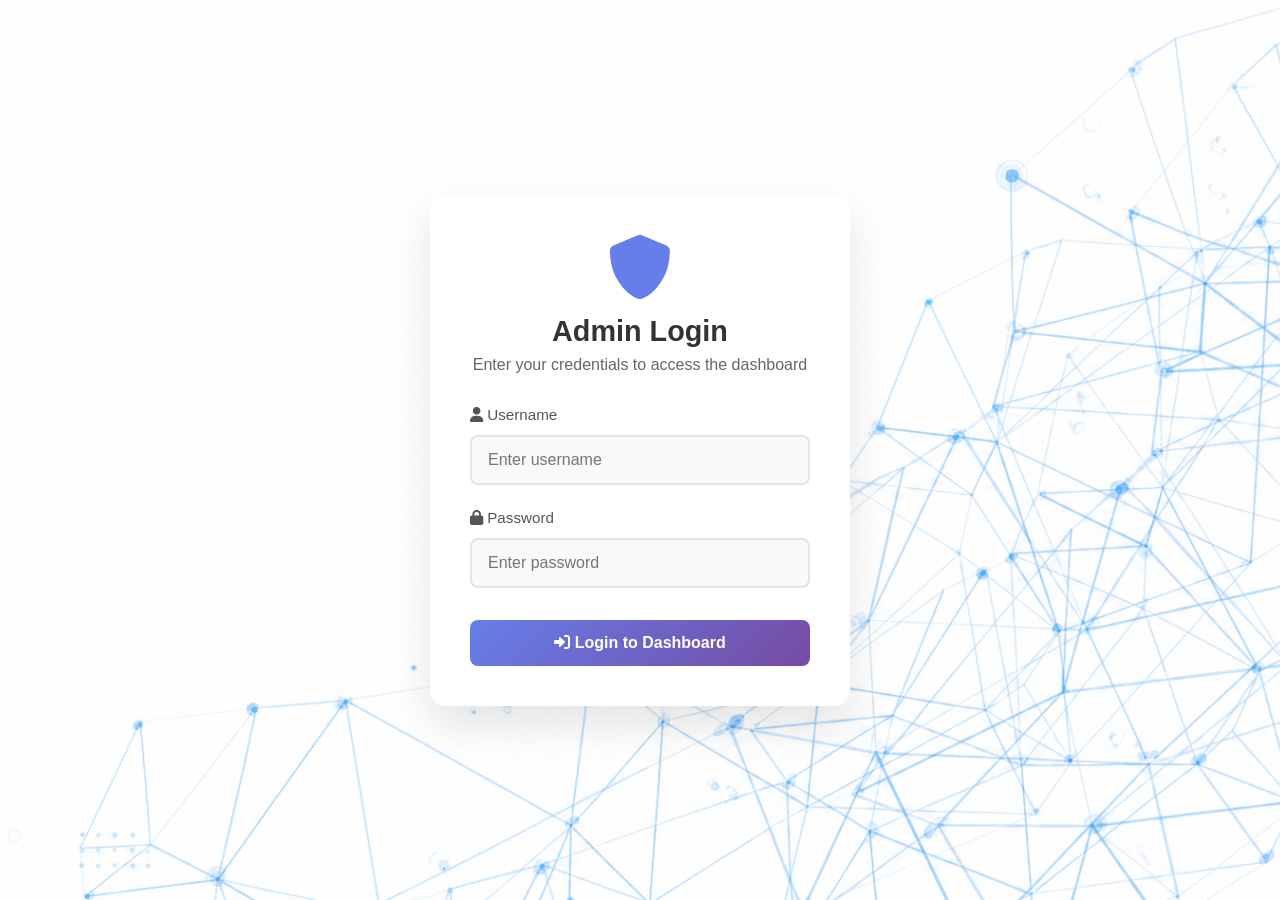
<file: admin-login.html>
<!DOCTYPE html>
<html lang="en">
<head>
    <meta charset="UTF-8">
    <meta name="viewport" content="width=device-width, initial-scale=1.0">
    <title>Admin Login</title>
    <link rel="stylesheet" href="https://cdnjs.cloudflare.com/ajax/libs/font-awesome/6.0.0/css/all.min.css">
    <link rel="stylesheet" href="admin-login.css">
</head>
<body>
    <div class="login-container">
        <div class="login-header">
            <i class="fas fa-shield-alt"></i>
            <h2>Admin Login</h2>
            <p>Enter your credentials to access the dashboard</p>
        </div>
        
        <div id="errorMessage" class="error-message"></div>
        <div id="loading" class="loading">
            <i class="fas fa-spinner fa-spin"></i>
            Logging in...
        </div>
        
        <form id="adminLoginForm">
            <div class="form-group">
                <label for="username">
                    <i class="fas fa-user"></i> Username
                </label>
                <input type="text" id="username" name="username" placeholder="Enter username" required>
            </div>
            
            <div class="form-group">
                <label for="password">
                    <i class="fas fa-lock"></i> Password
                </label>
                <input type="password" id="password" name="password" placeholder="Enter password" required>
            </div>
            
            <button type="submit" class="login-btn" id="loginBtn">
                <i class="fas fa-sign-in-alt"></i> Login to Dashboard
            </button>
        </form>
    </div>

    <script src="admin-login.js"></script>
</body>
</html>
</file>
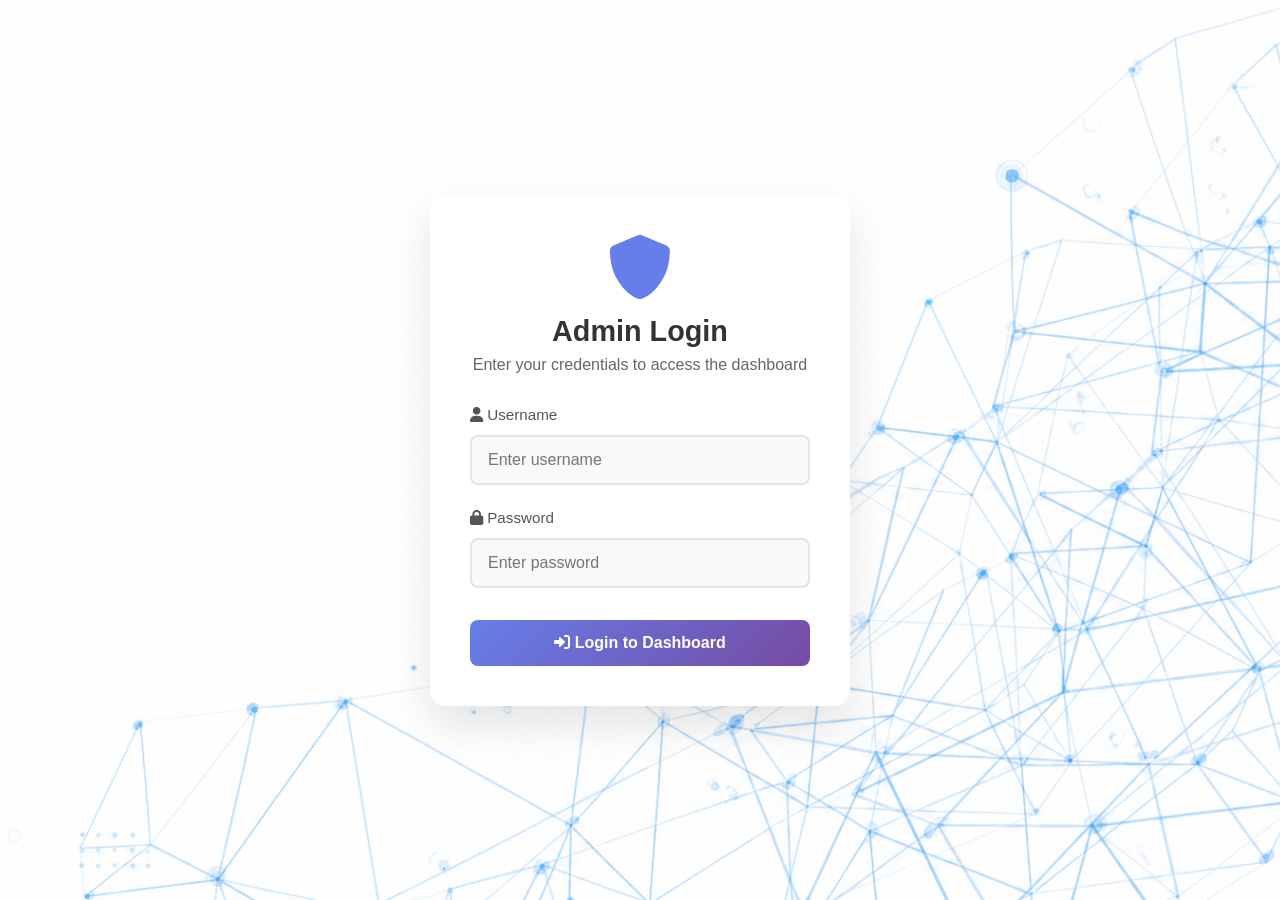
<file: admin.html>
<!DOCTYPE html>
<html lang="en">
<head>
    <meta charset="UTF-8">
    <meta name="viewport" content="width=device-width, initial-scale=1.0">
    <title>IDNS Admin Panel</title>
    <link href="https://fonts.googleapis.com/css2?family=Poppins:wght@300;400;500;600;700&display=swap" rel="stylesheet">
    <link rel="stylesheet" href="https://cdnjs.cloudflare.com/ajax/libs/font-awesome/6.0.0/css/all.min.css">
    <link rel="stylesheet" href="admin.css">
</head>
<body>
    <!-- Check Admin Login -->
    <div id="authCheck" class="auth-overlay">
        <div class="auth-loader">
            <i class="fas fa-shield-alt fa-spin"></i>
            <h3>Verifying Admin Access...</h3>
            <p>Please wait while we check your session</p>
        </div>
    </div>

    <div class="admin-container" id="adminDashboard" style="display: none;">
        <div class="admin-header">
            <div class="header-left">
                <h1><i class="fas fa-cog"></i> IDNS Admin Panel</h1>
                <p>Welcome back, <strong id="adminUsername">Admin</strong> | Manage Plans, Promos & Services</p>
            </div>
            <button class="logout-btn" onclick="logout()">
                <i class="fas fa-sign-out-alt"></i> Logout
            </button>
        </div>

        <div class="admin-nav">
            <button class="nav-btn active" onclick="showSection('plans')">
                <i class="fas fa-chart-line"></i> Plans
            </button>
            <button class="nav-btn" onclick="showSection('promos')">
                <i class="fas fa-tags"></i> Promos
            </button>
            <button class="nav-btn" onclick="showSection('services')">
                <i class="fas fa-cogs"></i> Services
            </button>
            <button class="nav-btn" onclick="showSection('applications')">
                <i class="fas fa-file-alt"></i> Applications
            </button>
        </div>

        <!-- Plans Section -->
        <div id="plansSection" class="admin-section active">
            <h2 class="section-title"><i class="fas fa-chart-line"></i> Manage Fiber Plans</h2>
            <div class="form-grid">
                <div class="form-column">
                    <h3><i class="fas fa-plus"></i> Add New Plan</h3>
                    <form id="addPlanForm">
                        <div class="form-group">
                            <label>Speed (Mbps)</label>
                            <input type="text" id="planSpeed" placeholder="e.g., 50Mbps" required>
                        </div>
                        <div class="form-group">
                            <label>Price (₱)</label>
                            <input type="number" id="planPrice" placeholder="799" required>
                        </div>
                        <div class="form-group">
                            <label>Is Popular?</label>
                            <select id="planPopular">
                                <option value="false">No</option>
                                <option value="true">Yes (Best Value)</option>
                            </select>
                        </div>
                        <button type="submit" class="btn btn-primary">Add Plan</button>
                    </form>
                </div>
                <div class="form-column">
                    <h3><i class="fas fa-list"></i> Current Plans</h3>
                    <div class="table-container">
                        <table class="admin-table" id="plansTable">
                            <thead>
                                <tr>
                                    <th>Speed</th>
                                    <th>Price</th>
                                    <th>Popular</th>
                                    <th>Actions</th>
                                </tr>
                            </thead>
                            <tbody></tbody>
                        </table>
                    </div>
                </div>
            </div>
        </div>

        <!-- Promos Section -->
        <div id="promosSection" class="admin-section">
            <h2 class="section-title"><i class="fas fa-tags"></i> Manage Promotions</h2>
            <div class="form-grid">
                <div class="form-column">
                    <h3><i class="fas fa-plus"></i> Add New Promo</h3>
                    <form id="addPromoForm">
                        <div class="form-group">
                            <label>Promo Title</label>
                            <input type="text" id="promoTitle" placeholder="e.g., FREE Installation!" required>
                        </div>
                        <div class="form-group">
                            <label>Description</label>
                            <textarea id="promoDesc" rows="3" placeholder="Promo details..."></textarea>
                        </div>
                        <div class="form-group">
                            <label>Valid Until</label>
                            <input type="date" id="promoEndDate" required>
                        </div>
                        <button type="submit" class="btn btn-primary">Add Promo</button>
                    </form>
                </div>
                <div class="form-column">
                    <h3><i class="fas fa-list"></i> Current Promos</h3>
                    <div class="table-container">
                        <table class="admin-table" id="promosTable">
                            <thead>
                                <tr>
                                    <th>Title</th>
                                    <th>Valid Until</th>
                                    <th>Status</th>
                                    <th>Actions</th>
                                </tr>
                            </thead>
                            <tbody></tbody>
                        </table>
                    </div>
                </div>
            </div>
        </div>

        <!-- Services Section -->
        <div id="servicesSection" class="admin-section">
            <h2 class="section-title"><i class="fas fa-cogs"></i> Manage Additional Services</h2>
            <div class="form-grid">
                <div class="form-column">
                    <h3><i class="fas fa-plus"></i> Add New Service</h3>
                    <form id="addServiceForm">
                        <div class="form-group">
                            <label>Service Name</label>
                            <input type="text" id="serviceName" placeholder="e.g., CCTV Installation" required>
                        </div>
                        <div class="form-group">
                            <label>Value (for dropdown)</label>
                            <input type="text" id="serviceValue" placeholder="e.g., cctv" required>
                        </div>
                        <button type="submit" class="btn btn-primary">Add Service</button>
                    </form>
                </div>
                <div class="form-column">
                    <h3><i class="fas fa-list"></i> Current Services</h3>
                    <div class="table-container">
                        <table class="admin-table" id="servicesTable">
                            <thead>
                                <tr>
                                    <th>Name</th>
                                    <th>Value</th>
                                    <th>Actions</th>
                                </tr>
                            </thead>
                            <tbody></tbody>
                        </table>
                    </div>
                </div>
            </div>
        </div>

        <!-- Applications Section (NEW) -->
        <div id="applicationsSection" class="admin-section">
            <h2 class="section-title"><i class="fas fa-file-alt"></i> Customer Applications</h2>
            <div class="table-container" style="margin-top: 2rem;">
                <table class="admin-table" id="applicationsTable">
                    <thead>
                        <tr>
                            <th>Name</th>
                            <th>Phone</th>
                            <th>Email</th>
                            <th>Service</th>
                            <th>Date</th>
                            <th>Actions</th>
                        </tr>
                    </thead>
                    <tbody></tbody>
                </table>
            </div>
        </div>

        <!-- Messages -->
        <div id="successMsg" class="message success-msg">
            <i class="fas fa-check-circle"></i>
            <span id="successText"></span>
        </div>
        <div id="errorMsg" class="message error-msg">
            <i class="fas fa-exclamation-circle"></i>
            <span id="errorText"></span>
        </div>
    </div>

    <script src="admin.js"></script>
</body>
</html>
</file>
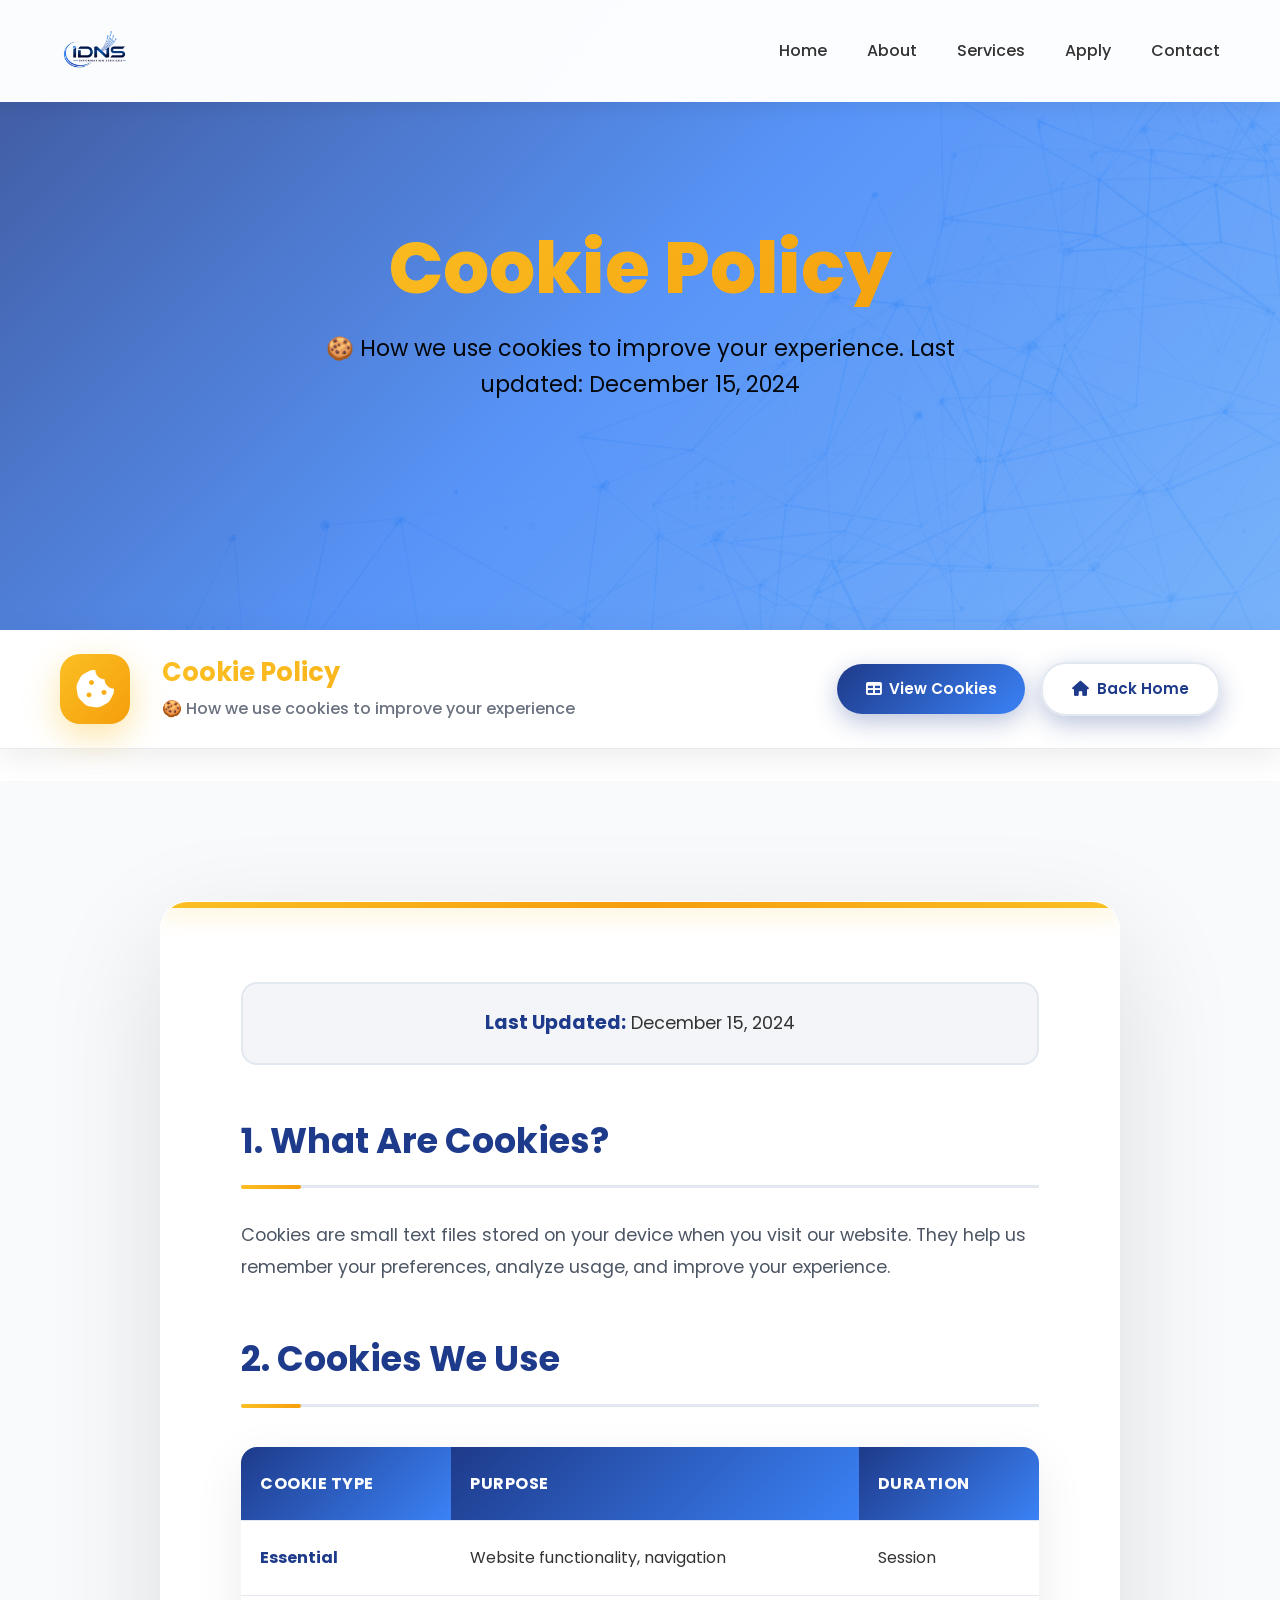
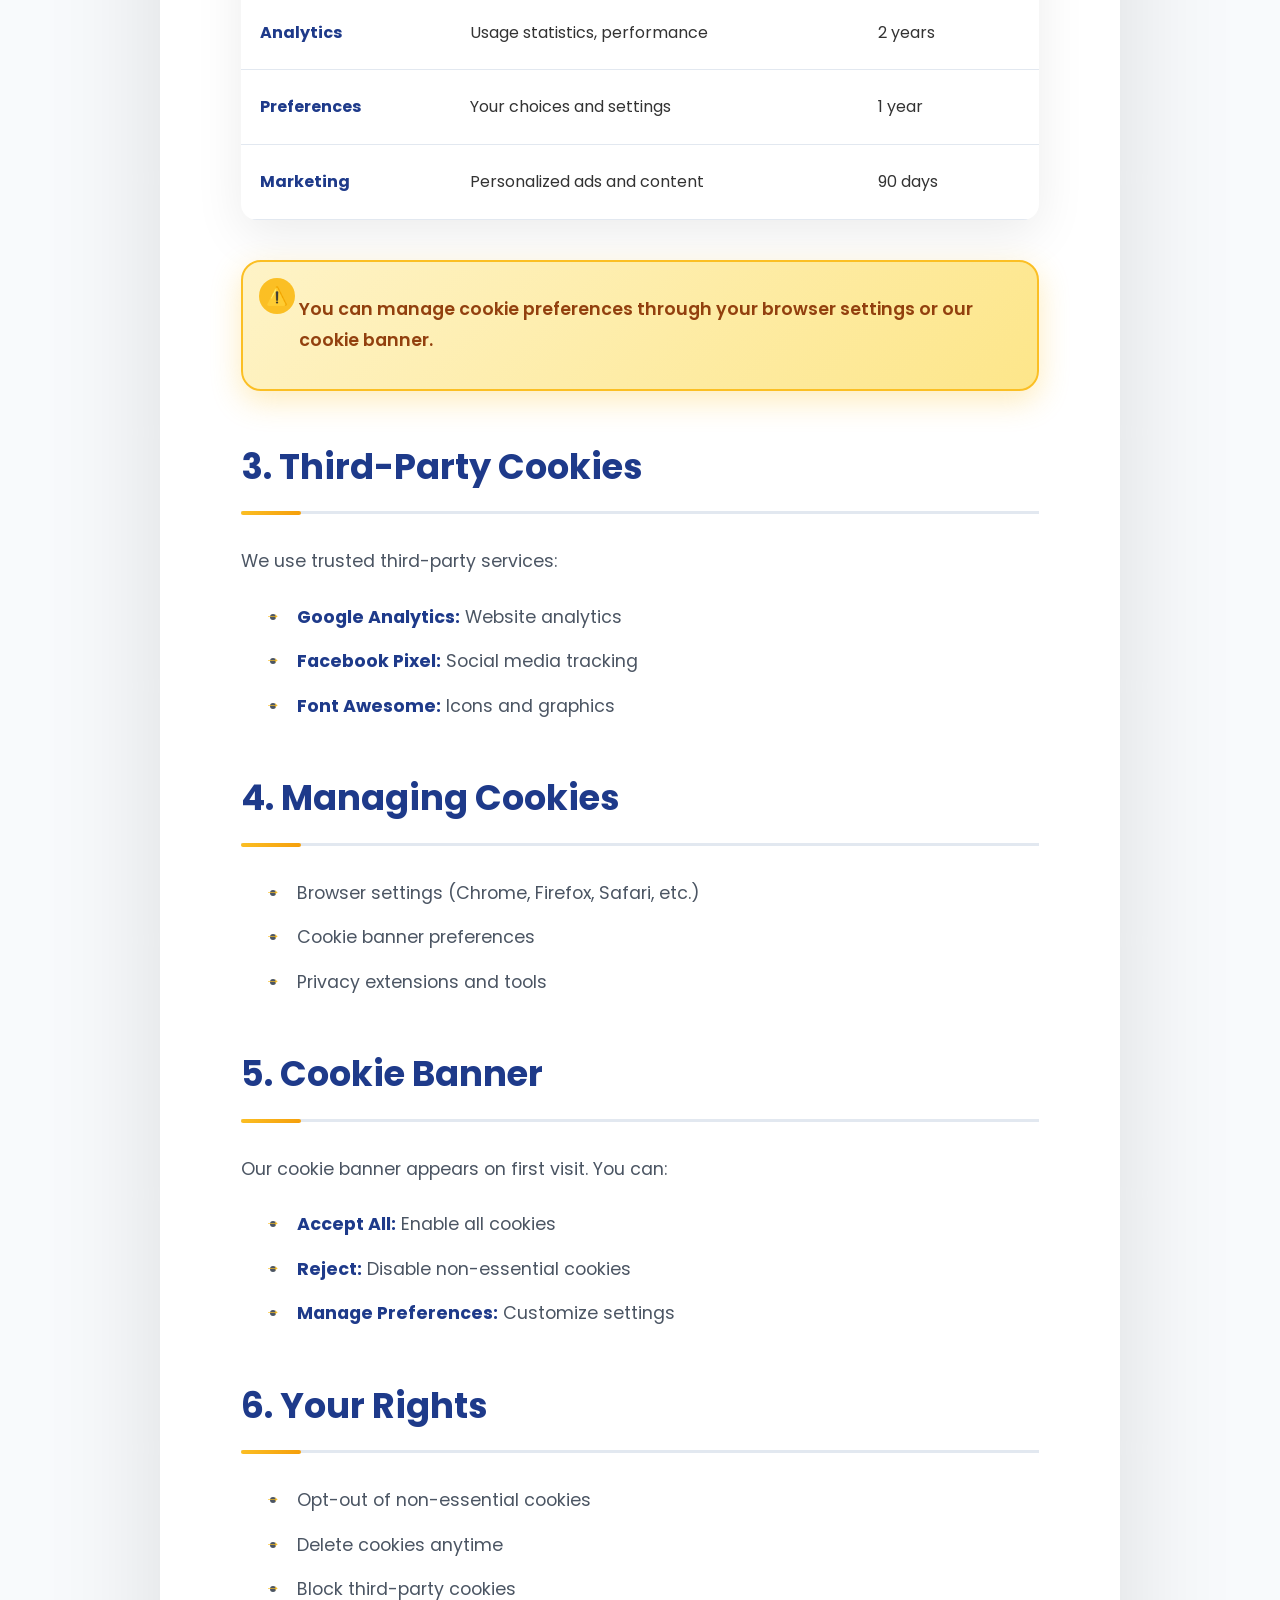
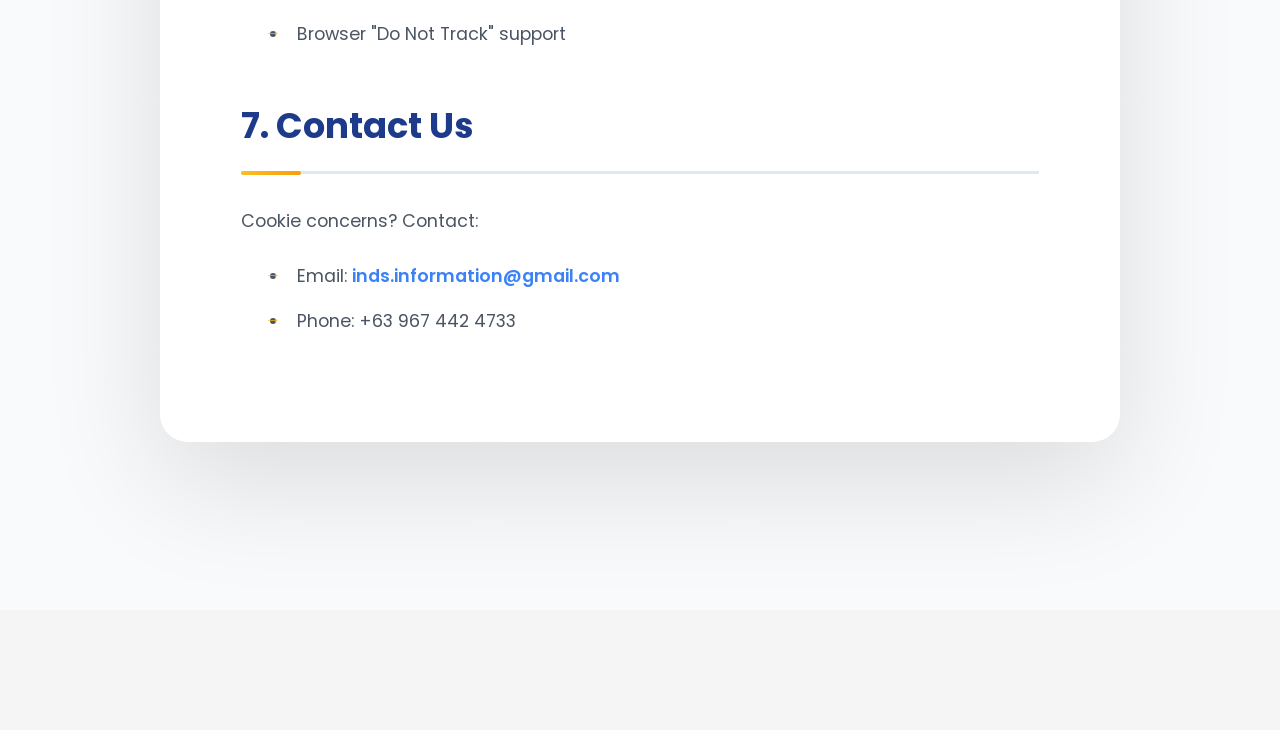
<file: cookie-policy.html>
<!DOCTYPE html>
<html lang="en">
<head>
    <meta charset="UTF-8">
    <meta name="viewport" content="width=device-width, initial-scale=1.0">
    <title>Cookie Policy - IDNS Information Services</title>
    <link rel="stylesheet" href="style.css">
    <link href="https://fonts.googleapis.com/css2?family=Poppins:wght@300;400;500;600;700;800&display=swap" rel="stylesheet">
    <link rel="stylesheet" href="https://cdnjs.cloudflare.com/ajax/libs/font-awesome/6.0.0/css/all.min.css">
</head>
<body class="legal-page">
    <nav class="navbar" id="navbar">
        <div class="nav-container">
            <div class="logo-placeholder">
                <img src="Logo.png" alt="IDNS Logo" class="custom-logo" width="70" height="60">
            </div>
            <ul class="nav-menu">
                <li><a href="index.html#home" class="nav-link">Home</a></li>
                <li><a href="company-profile.html" class="nav-link">About</a></li>
                <li><a href="index.html#services" class="nav-link">Services</a></li>
                <li><a href="index.html#applyForm" class="nav-link">Apply</a></li>
                <li><a href="index.html#contact" class="nav-link">Contact</a></li>
            </ul>
            <div class="hamburger">
                <span></span><span></span><span></span>
            </div>
        </div>
    </nav>

    <section class="legal-hero">
        <div class="legal-hero-content">
            <h1>Cookie Policy</h1>
            <p>🍪 How we use cookies to improve your experience. Last updated: December 15, 2024</p>
        </div>
    </section>

    <div class="legal-navbar-sticky cookie-policy">
        <div class="legal-nav-card">
            <div class="legal-nav-icon">
                <i class="fas fa-cookie-bite"></i>
            </div>
            <div class="legal-nav-content">
                <div class="legal-nav-title">Cookie Policy</div>
                <div class="legal-nav-subtitle">🍪 How we use cookies to improve your experience</div>
            </div>
            <div class="legal-nav-actions">
                <a href="#cookies-table" class="legal-nav-btn">
                    <i class="fas fa-table"></i> View Cookies
                </a>
                <a href="index.html#home" class="legal-nav-btn secondary">
                    <i class="fas fa-home"></i> Back Home
                </a>
            </div>
        </div>
    </div>

    <section class="legal-content">
        <div class="legal-container">
            <div class="legal-card" id="cookies-table">
                <div class="last-updated">
                    <strong>Last Updated:</strong> December 15, 2024
                </div>
                
                <h2>1. What Are Cookies?</h2>
                <p>Cookies are small text files stored on your device when you visit our website. They help us remember your preferences, analyze usage, and improve your experience.</p>

                <h2>2. Cookies We Use</h2>
                <table>
                    <thead>
                        <tr>
                            <th>Cookie Type</th>
                            <th>Purpose</th>
                            <th>Duration</th>
                        </tr>
                    </thead>
                    <tbody>
                        <tr>
                            <td><strong>Essential</strong></td>
                            <td>Website functionality, navigation</td>
                            <td>Session</td>
                        </tr>
                        <tr>
                            <td><strong>Analytics</strong></td>
                            <td>Usage statistics, performance</td>
                            <td>2 years</td>
                        </tr>
                        <tr>
                            <td><strong>Preferences</strong></td>
                            <td>Your choices and settings</td>
                            <td>1 year</td>
                        </tr>
                        <tr>
                            <td><strong>Marketing</strong></td>
                            <td>Personalized ads and content</td>
                            <td>90 days</td>
                        </tr>
                    </tbody>
                </table>

                <div class="highlight-box">
                    <p>You can manage cookie preferences through your browser settings or our cookie banner.</p>
                </div>

                <h2>3. Third-Party Cookies</h2>
                <p>We use trusted third-party services:</p>
                <ul>
                    <li><strong>Google Analytics:</strong> Website analytics</li>
                    <li><strong>Facebook Pixel:</strong> Social media tracking</li>
                    <li><strong>Font Awesome:</strong> Icons and graphics</li>
                </ul>

                <h2>4. Managing Cookies</h2>
                <ul>
                    <li>Browser settings (Chrome, Firefox, Safari, etc.)</li>
                    <li>Cookie banner preferences</li>
                    <li>Privacy extensions and tools</li>
                </ul>

                <h2>5. Cookie Banner</h2>
                <p>Our cookie banner appears on first visit. You can:</p>
                <ul>
                    <li><strong>Accept All:</strong> Enable all cookies</li>
                    <li><strong>Reject:</strong> Disable non-essential cookies</li>
                    <li><strong>Manage Preferences:</strong> Customize settings</li>
                </ul>

                <h2>6. Your Rights</h2>
                <ul>
                    <li>Opt-out of non-essential cookies</li>
                    <li>Delete cookies anytime</li>
                    <li>Block third-party cookies</li>
                    <li>Browser "Do Not Track" support</li>
                </ul>

                <h2>7. Contact Us</h2>
                <p>Cookie concerns? Contact:</p>
                <ul>
                    <li>Email: <a href="mailto:inds.information@gmail.com">inds.information@gmail.com</a></li>
                    <li>Phone: +63 967 442 4733</li>
                </ul>
            </div>
        </div>
    </section>

    <footer class="footer-section">
    </footer>

    <button class="back-to-top" onclick="scrollToTop()" title="Back to Top">↑</button>

    <script>
        window.addEventListener('scroll', () => {
            const backToTop = document.querySelector('.back-to-top');
            if (window.scrollY > 300) {
                backToTop.classList.add('show');
            } else {
                backToTop.classList.remove('show');
            }
        });

        function scrollToTop() {
            window.scrollTo({ top: 0, behavior: 'smooth' });
        }
    </script>
</body>
</html>
</file>
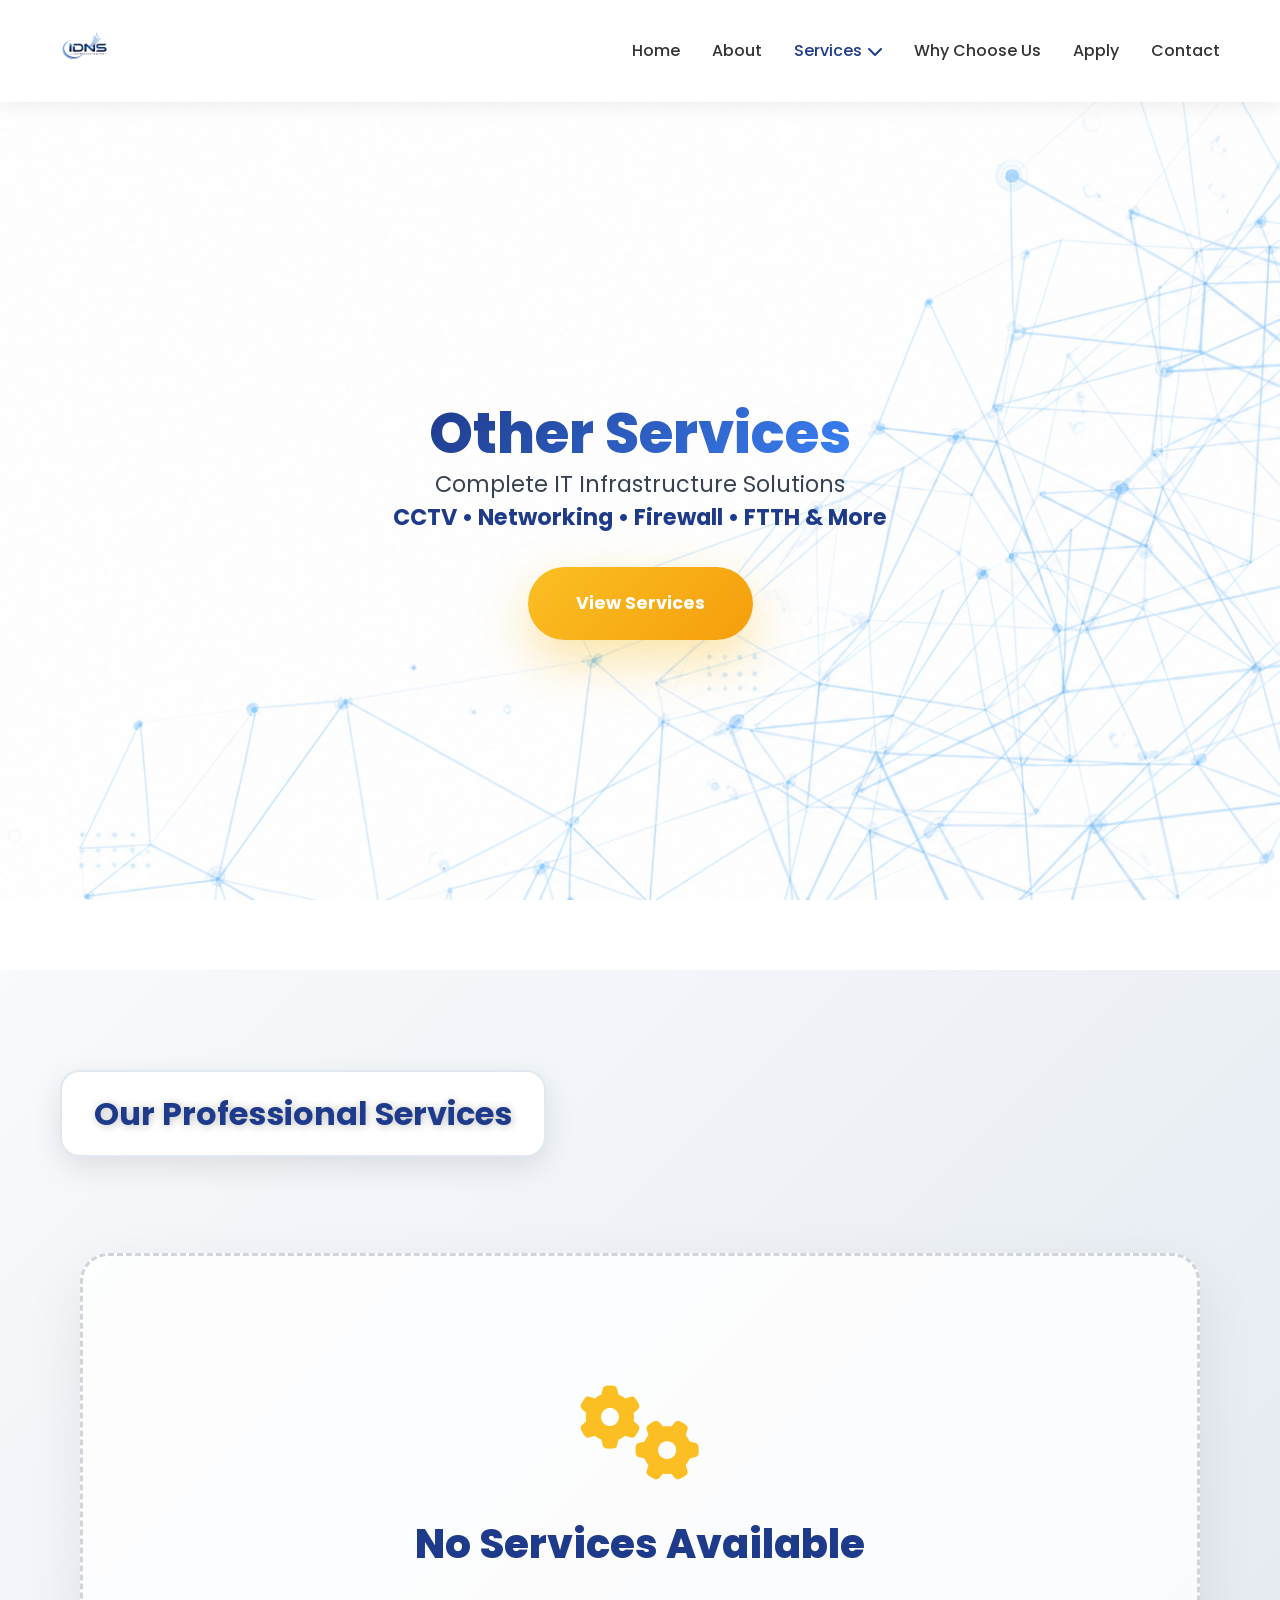
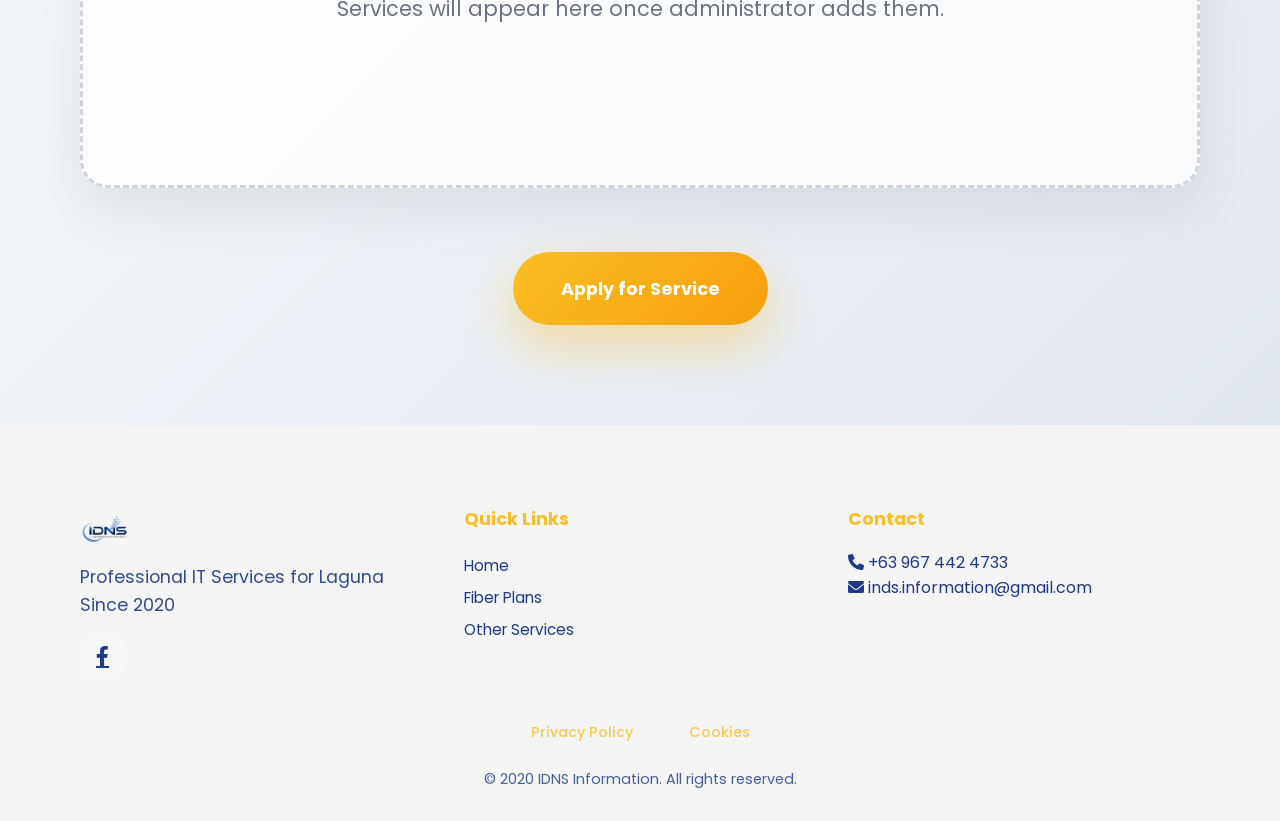
<file: other-services.html>
<!DOCTYPE html>
<html lang="en">
<head>
    <meta charset="UTF-8">
    <meta name="viewport" content="width=device-width, initial-scale=1.0">
    <title>Other Services - IDNS Information Services</title>
    <link rel="stylesheet" href="other-services-style.css">
    <link href="https://fonts.googleapis.com/css2?family=Poppins:wght@300;400;500;600;700&display=swap" rel="stylesheet">
    <link rel="stylesheet" href="https://cdnjs.cloudflare.com/ajax/libs/font-awesome/6.0.0/css/all.min.css">
    
    <meta name="description" content="CCTV, Networking, Firewall, FTTH Installation & more. Professional IT services in Laguna.">
    <meta name="keywords" content="CCTV Laguna, networking Laguna, IT services Laguna, firewall setup">

    <script type="application/ld+json">
    {
        "@context": "https://schema.org",
        "@type": "LocalBusiness",
        "name": "IDNS Information Service",
        "description": "Professional IT infrastructure services",
        "url": "https://yourwebsite.com/other-services.html",
        "telephone": "+63 967 442 4733"
    }
    </script>
</head>

<body>
    <!-- Navbar (Same as main site) -->
    <nav class="navbar" id="navbar">
        <div class="nav-container">
            <div class="logo-placeholder">
                <img src="Logo.png" alt="IDNS Logo" class="custom-logo" width="70" height="60">
            </div>
            <ul class="nav-menu">
                <li><a href="index.html#home" class="nav-link">Home</a></li>
                <li><a href="index.html#about" class="nav-link">About</a></li>
                <li class="dropdown">
                    <a href="#services" class="nav-link dropdown-toggle active-page">Services <i class="fas fa-chevron-down"></i></a>
                    <ul class="dropdown-menu">
                        <li><a href="index.html#services" class="nav-link">Fiber Plans</a></li>
                        <li><a href="other-services.html" class="nav-link active-page">Other Services</a></li>
                    </ul>
                </li>
                <li><a href="index.html#why-choose" class="nav-link">Why Choose Us</a></li>
                <li><a href="index.html#applyForm" class="nav-link">Apply</a></li>
                <li><a href="index.html#contact" class="nav-link">Contact</a></li>
            </ul>
            <div class="hamburger">
                <span></span>
                <span></span>
                <span></span>
            </div>
        </div>
    </nav>

    <!-- Hero Section -->
    <section class="hero-section">
        <div class="hero-fiber-bg"></div>
        <div class="hero-content">
            <h1 class="hero-title">
                <span class="header-title">Other Services</span>
            </h1>
            <p class="hero-subtitle">
                Complete IT Infrastructure Solutions<br>
                <span class="highlight">CCTV • Networking • Firewall • FTTH & More</span>
            </p>
            <a href="#services" class="cta-button">View Services</a>
        </div>
    </section>

    <!-- Dynamic Services Section -->
    <section id="services" class="services-section">
        <div class="container">
            <h2 class="section-title">Our Professional Services</h2>
            
            <!-- ✅ DYNAMIC SERVICES GRID -->
            <div class="services-grid" id="dynamicServicesGrid">
                <!-- Loading placeholder -->
                <div class="service-card loading-placeholder">
                    <div class="loading-spinner">
                        <i class="fas fa-spinner fa-spin"></i>
                    </div>
                    <p>Loading services from admin...</p>
                </div>
            </div>

            <!-- Back to Main Site -->
            <div style="text-align: center; margin-top: 4rem;">
                <a href="index.html#applyForm" class="cta-button">Apply for Service</a>
            </div>
        </div>
    </section>

    <!-- Footer (Same as main site) -->
    <footer class="footer-section">
        <div class="container">
            <div class="footer-content">
                <div class="footer-brand">
                    <div class="logo-placeholder">
                        <img src="Logo.png" alt="IDNS Logo" class="custom-logo" width="70" height="60">
                    </div>
                    <p>Professional IT Services for Laguna Since 2020</p>
                    <div class="social-links">
                        <a href="https://web.facebook.com/IDNSinformationservicess" target="_blank">
                            <i class="fab fa-facebook-f"></i>
                        </a>
                    </div>
                </div>
                
                <div class="footer-links">
                    <h4>Quick Links</h4>
                    <ul>
                        <li><a href="index.html#home">Home</a></li>
                        <li><a href="index.html#services">Fiber Plans</a></li>
                        <li><a href="#services">Other Services</a></li>
                    </ul>
                </div>
                
                <div class="footer-contact">
                    <h4>Contact</h4>
                    <ul>
                        <li><i class="fas fa-phone"></i> +63 967 442 4733</li>
                        <li><i class="fas fa-envelope"></i> inds.information@gmail.com</li>
                    </ul>
                </div>
            </div>
            
            <div class="footer-bottom">
                <div class="legal-links">
                    <a href="privacy-policy.html">Privacy Policy</a>
                    <a href="cookie-policy.html">Cookies</a>
                </div>
                <p>&copy; 2020 IDNS Information. All rights reserved.</p>
            </div>
        </div>
    </footer>

    <script src="other-services.js"></script>
</body>
</html>
</file>
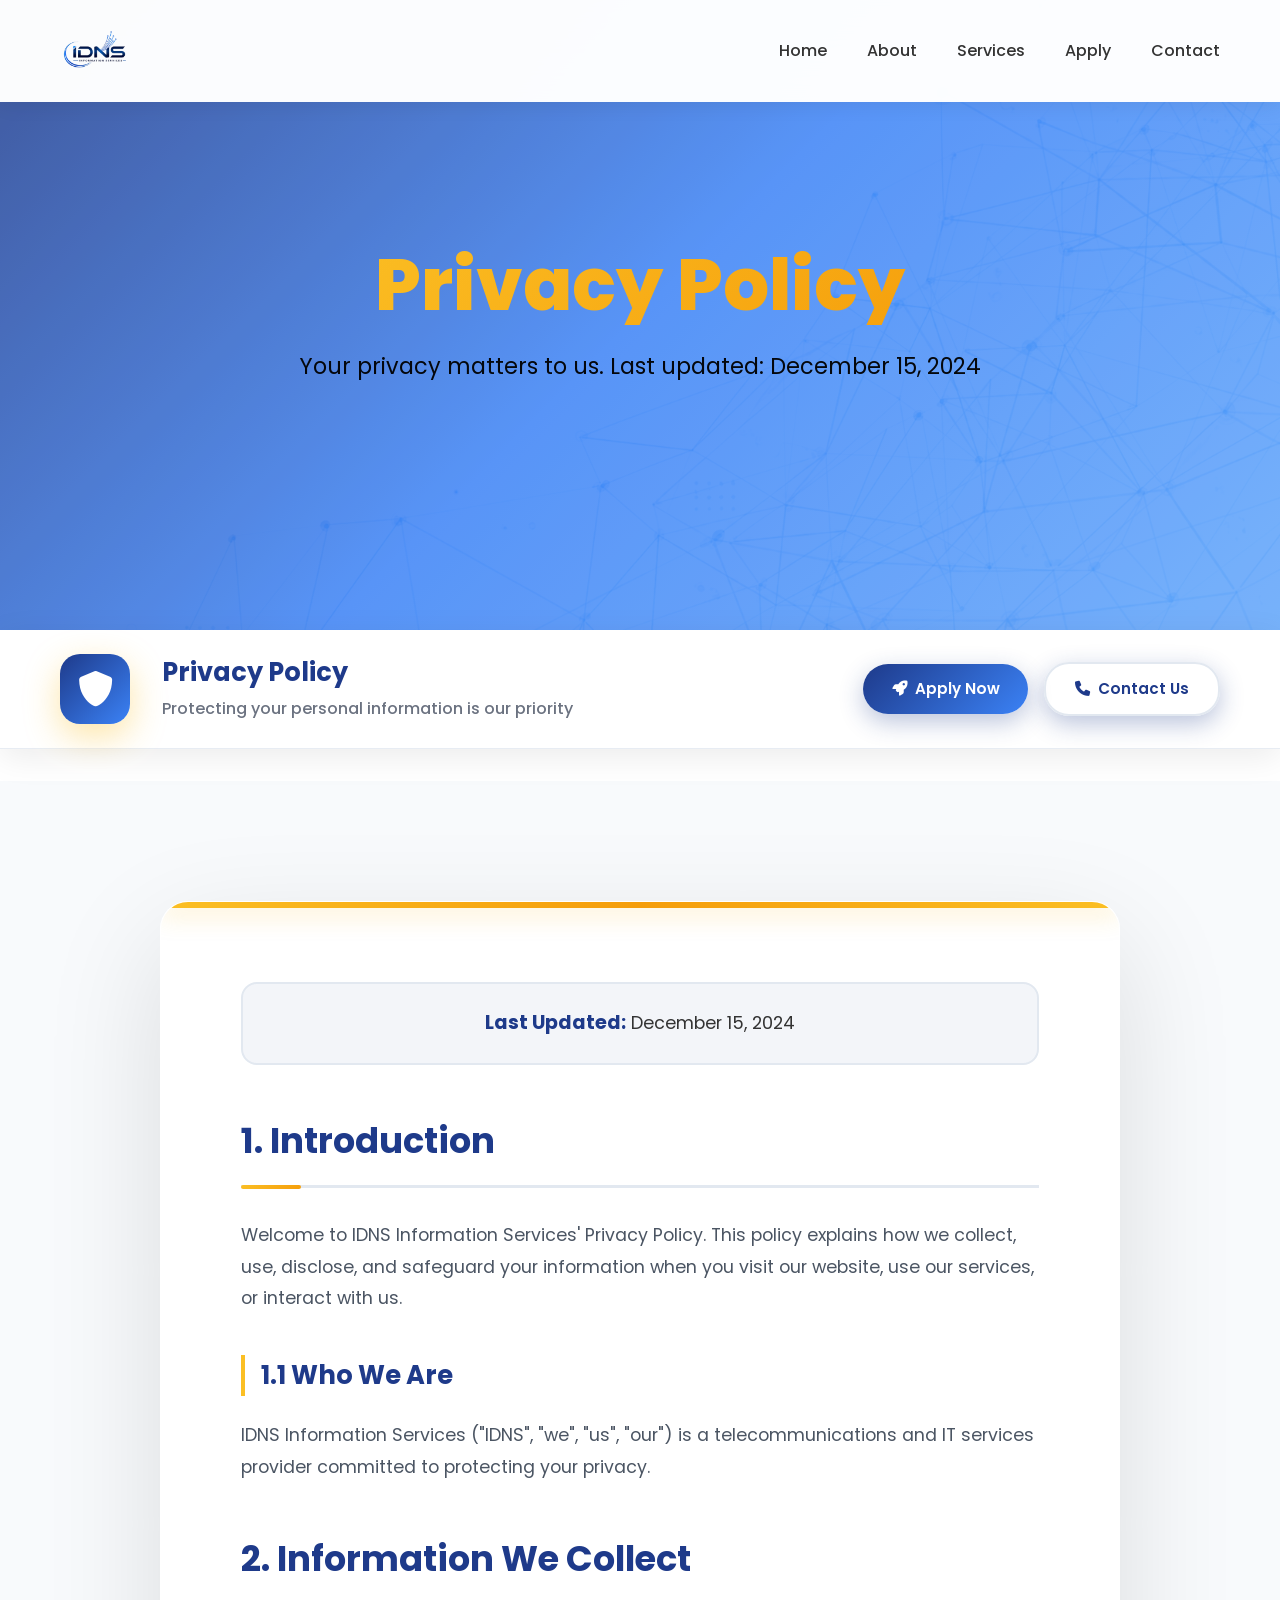
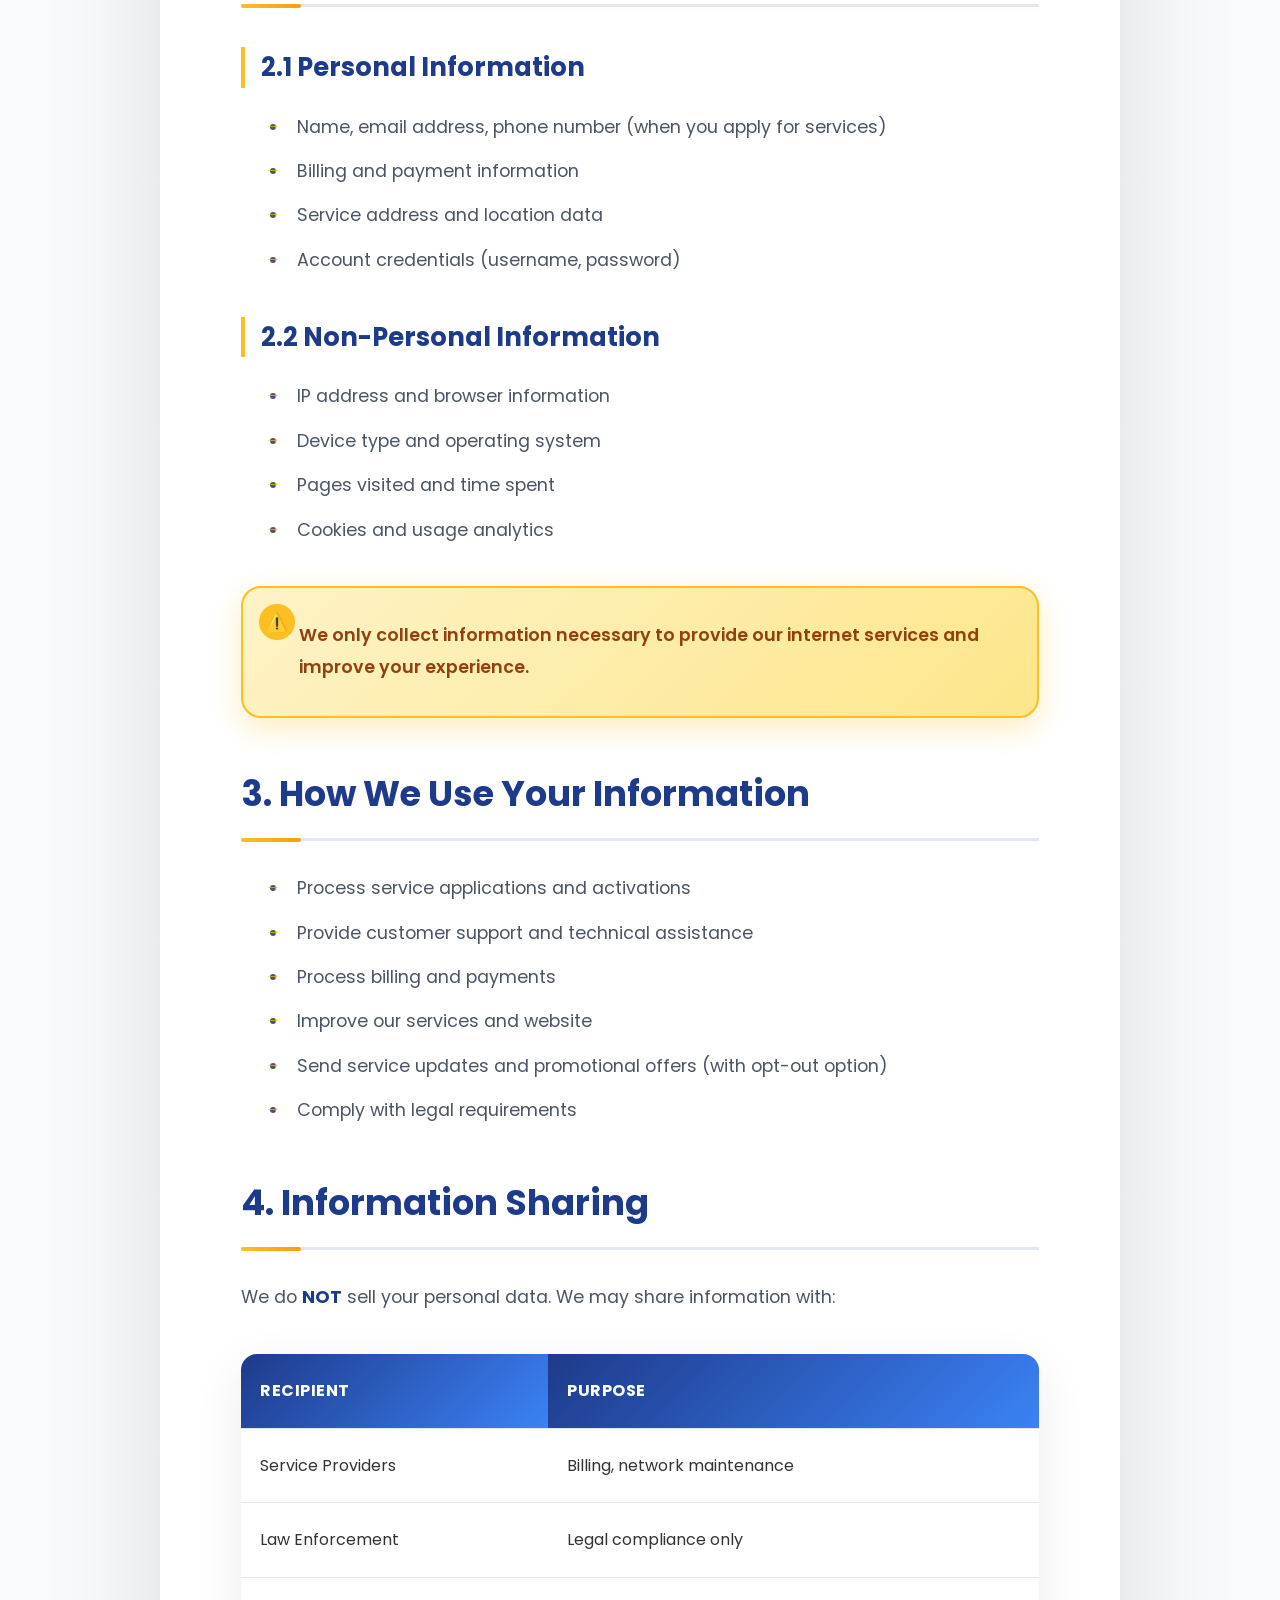
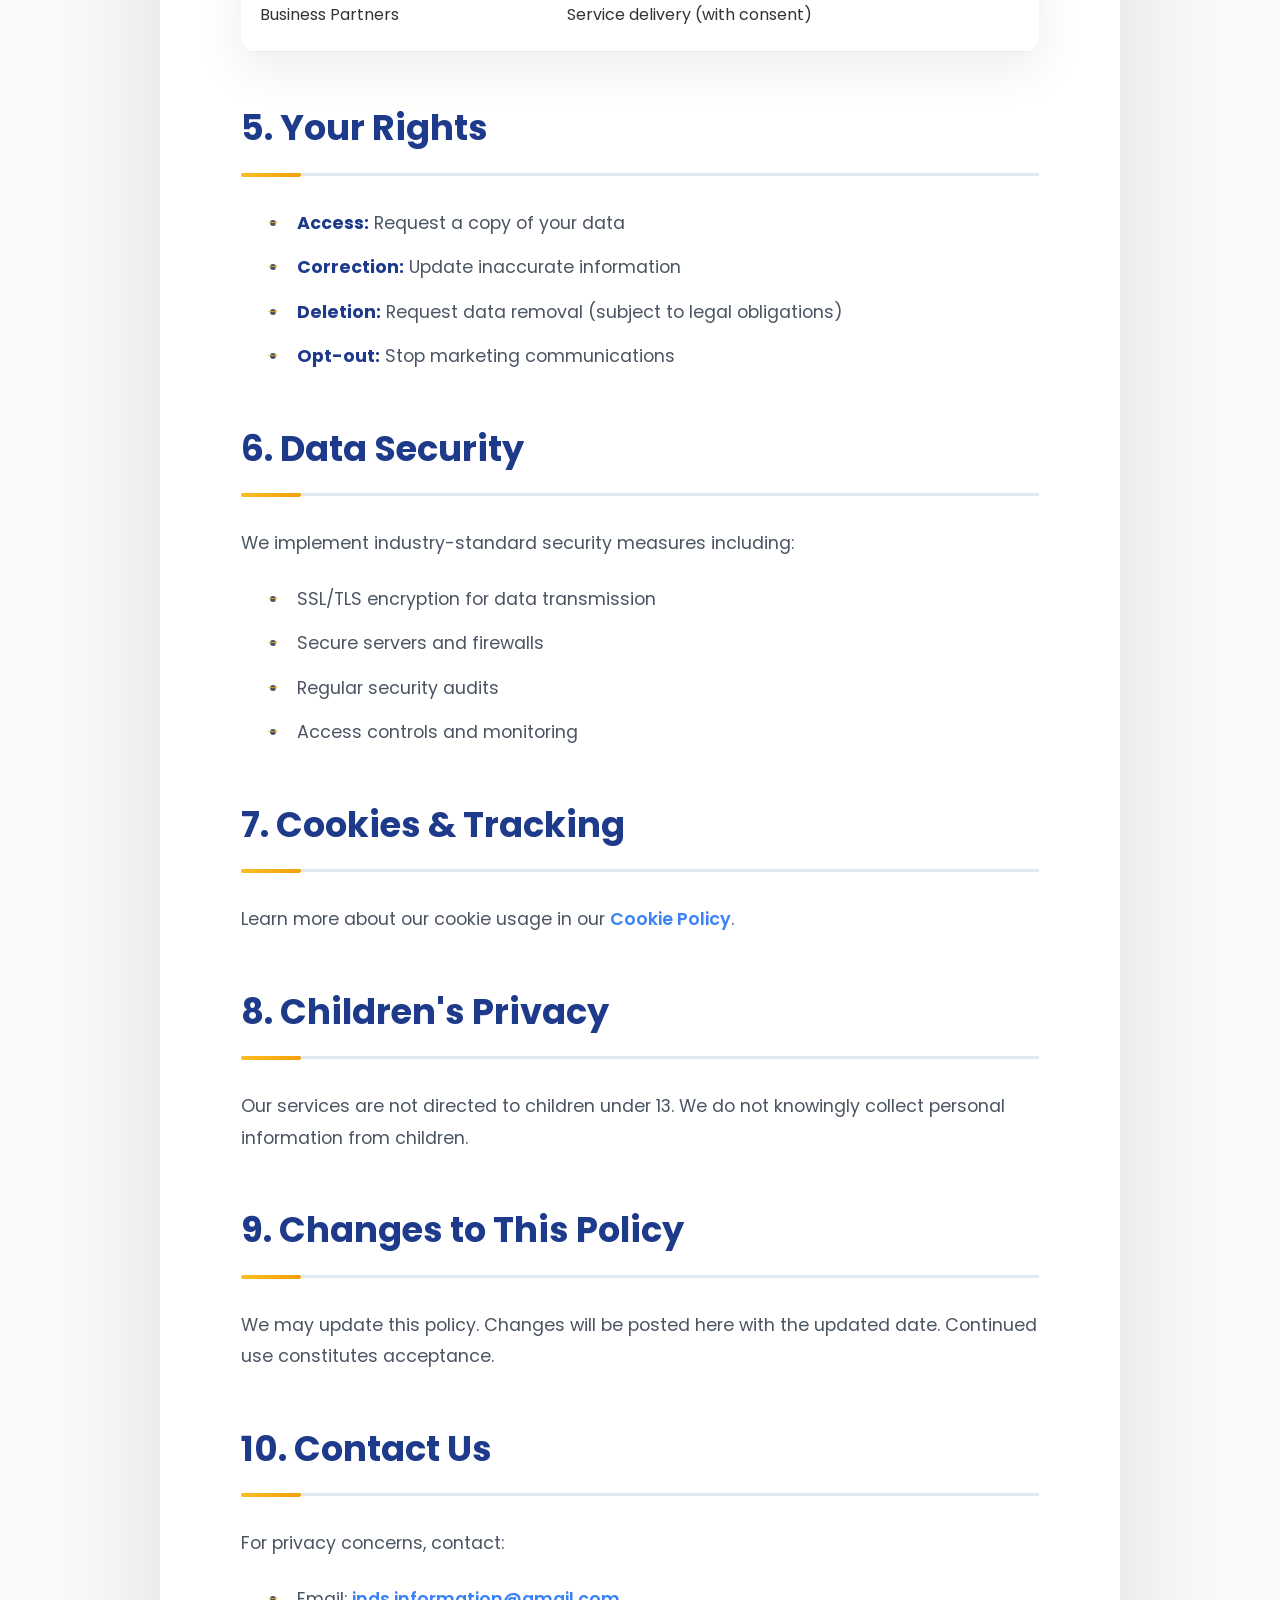
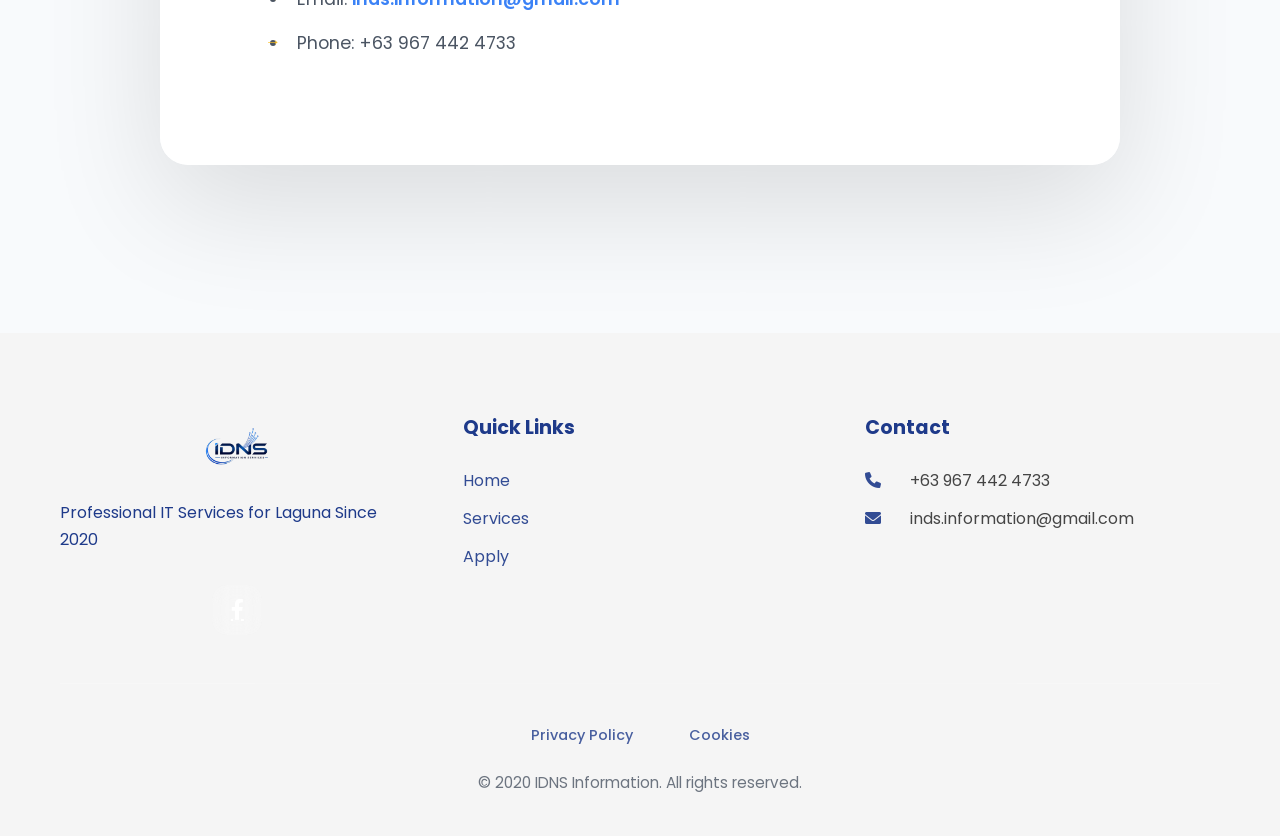
<file: privacy-policy.html>
<!DOCTYPE html>
<html lang="en">
<head>
    <meta charset="UTF-8">
    <meta name="viewport" content="width=device-width, initial-scale=1.0">
    <title>Privacy Policy - IDNS Information Services</title>
    <link rel="stylesheet" href="style.css">
    <link href="https://fonts.googleapis.com/css2?family=Poppins:wght@300;400;500;600;700;800&display=swap" rel="stylesheet">
    <link rel="stylesheet" href="https://cdnjs.cloudflare.com/ajax/libs/font-awesome/6.0.0/css/all.min.css">
    
    <meta name="description" content="IDNS Information Services Privacy Policy - How we collect, use, and protect your personal information.">
    <meta name="keywords" content="IDNS privacy policy, data protection, internet service privacy">
</head>
<body class="legal-page">
    <div id="cookieBanner" class="cookie-banner" style="display: none;"></div>

    <nav class="navbar" id="navbar">
        <div class="nav-container">
            <div class="logo-placeholder">
                <img src="Logo.png" alt="IDNS Logo" class="custom-logo" width="70" height="60">
            </div>
            <ul class="nav-menu">
                <li><a href="index.html#home" class="nav-link">Home</a></li>
                <li><a href="company-profile.html" class="nav-link">About</a></li>
                <li><a href="index.html#services" class="nav-link">Services</a></li>
                <li><a href="index.html#applyForm" class="nav-link">Apply</a></li>
                <li><a href="index.html#contact" class="nav-link">Contact</a></li>
            </ul>
            <div class="hamburger">
                <span></span><span></span><span></span>
            </div>
        </div>
    </nav>

    <section class="legal-hero">
        <div class="legal-hero-content">
            <h1>Privacy Policy</h1>
            <p>Your privacy matters to us. Last updated: December 15, 2024</p>
        </div>
    </section>

    <div class="legal-navbar-sticky privacy-policy">
        <div class="legal-nav-card">
            <div class="legal-nav-icon">
                <i class="fas fa-shield-alt"></i>
            </div>
            
            <div class="legal-nav-content">
                <div class="legal-nav-title">Privacy Policy</div>
                <div class="legal-nav-subtitle">Protecting your personal information is our priority</div>
            </div>
            
            <div class="legal-nav-actions">
                <a href="index.html#applyForm" class="legal-nav-btn">
                    <i class="fas fa-rocket"></i> Apply Now
                </a>
                <a href="index.html#contact" class="legal-nav-btn secondary">
                    <i class="fas fa-phone"></i> Contact Us
                </a>
            </div>
        </div>
    </div>

    <section class="legal-content">
        <div class="legal-container">
            <div class="legal-card">
                <div class="last-updated">
                    <strong>Last Updated:</strong> December 15, 2024
                </div>
                
                <h2>1. Introduction</h2>
                <p>Welcome to IDNS Information Services' Privacy Policy. This policy explains how we collect, use, disclose, and safeguard your information when you visit our website, use our services, or interact with us.</p>
                
                <h3>1.1 Who We Are</h3>
                <p>IDNS Information Services ("IDNS", "we", "us", "our") is a telecommunications and IT services provider committed to protecting your privacy.</p>

                <h2>2. Information We Collect</h2>
                <h3>2.1 Personal Information</h3>
                <ul>
                    <li>Name, email address, phone number (when you apply for services)</li>
                    <li>Billing and payment information</li>
                    <li>Service address and location data</li>
                    <li>Account credentials (username, password)</li>
                </ul>

                <h3>2.2 Non-Personal Information</h3>
                <ul>
                    <li>IP address and browser information</li>
                    <li>Device type and operating system</li>
                    <li>Pages visited and time spent</li>
                    <li>Cookies and usage analytics</li>
                </ul>

                <div class="highlight-box">
                    <p>We only collect information necessary to provide our internet services and improve your experience.</p>
                </div>

                <h2>3. How We Use Your Information</h2>
                <ul>
                    <li>Process service applications and activations</li>
                    <li>Provide customer support and technical assistance</li>
                    <li>Process billing and payments</li>
                    <li>Improve our services and website</li>
                    <li>Send service updates and promotional offers (with opt-out option)</li>
                    <li>Comply with legal requirements</li>
                </ul>

                <h2>4. Information Sharing</h2>
                <p>We do <strong>NOT</strong> sell your personal data. We may share information with:</p>
                <table>
                    <thead>
                        <tr>
                            <th>Recipient</th>
                            <th>Purpose</th>
                        </tr>
                    </thead>
                    <tbody>
                        <tr>
                            <td>Service Providers</td>
                            <td>Billing, network maintenance</td>
                        </tr>
                        <tr>
                            <td>Law Enforcement</td>
                            <td>Legal compliance only</td>
                        </tr>
                        <tr>
                            <td>Business Partners</td>
                            <td>Service delivery (with consent)</td>
                        </tr>
                    </tbody>
                </table>

                <h2>5. Your Rights</h2>
                <ul>
                    <li><strong>Access:</strong> Request a copy of your data</li>
                    <li><strong>Correction:</strong> Update inaccurate information</li>
                    <li><strong>Deletion:</strong> Request data removal (subject to legal obligations)</li>
                    <li><strong>Opt-out:</strong> Stop marketing communications</li>
                </ul>

                <h2>6. Data Security</h2>
                <p>We implement industry-standard security measures including:</p>
                <ul>
                    <li>SSL/TLS encryption for data transmission</li>
                    <li>Secure servers and firewalls</li>
                    <li>Regular security audits</li>
                    <li>Access controls and monitoring</li>
                </ul>

                <h2>7. Cookies & Tracking</h2>
                <p>Learn more about our cookie usage in our <a href="cookie-policy.html">Cookie Policy</a>.</p>

                <h2>8. Children's Privacy</h2>
                <p>Our services are not directed to children under 13. We do not knowingly collect personal information from children.</p>

                <h2>9. Changes to This Policy</h2>
                <p>We may update this policy. Changes will be posted here with the updated date. Continued use constitutes acceptance.</p>

                <h2>10. Contact Us</h2>
                <p>For privacy concerns, contact:</p>
                <ul>
                    <li>Email: <a href="mailto:inds.information@gmail.com">inds.information@gmail.com</a></li>
                    <li>Phone: +63 967 442 4733</li>
                </ul>
            </div>
        </div>
    </section>

    <footer class="footer-section">
        <div class="container">
            <div class="footer-content">
                <div class="footer-brand">
                    <div class="logo-placeholder">
                        <img src="Logo.png" alt="IDNS Logo" class="custom-logo" width="70" height="60">
                    </div>
                    <p>Professional IT Services for Laguna Since 2020</p>
                    <div class="social-links">
                        <a href="https://web.facebook.com/IDNSinformationservicess" target="_blank"><i class="fab fa-facebook-f"></i></a>
                    </div>
                </div>
                <div class="footer-links">
                    <h4>Quick Links</h4>
                    <ul>
                        <li><a href="index.html#home">Home</a></li>
                        <li><a href="index.html#services">Services</a></li>
                        <li><a href="index.html#applyForm">Apply</a></li>
                    </ul>
                </div>
                <div class="footer-contact">
                    <h4>Contact</h4>
                    <ul>
                        <li><i class="fas fa-phone"></i> +63 967 442 4733</li>
                        <li><i class="fas fa-envelope"></i> inds.information@gmail.com</li>
                    </ul>
                </div>
            </div>
            <div class="footer-bottom">
                <div class="legal-links">
                    <a href="privacy-policy.html">Privacy Policy</a>
                    <a href="cookie-policy.html">Cookies</a>
                </div>
                <p>&copy; 2020 IDNS Information. All rights reserved.</p>
            </div>
        </div>
    </footer>

    <button class="back-to-top" onclick="scrollToTop()" title="Back to Top">↑</button>

    <script>
        window.addEventListener('scroll', () => {
            const backToTop = document.querySelector('.back-to-top');
            if (window.scrollY > 300) {
                backToTop.classList.add('show');
            } else {
                backToTop.classList.remove('show');
            }
        });

        function scrollToTop() {
            window.scrollTo({ top: 0, behavior: 'smooth' });
        }

        window.addEventListener('scroll', () => {
            const navbar = document.getElementById('navbar');
            if (window.scrollY > 50) {
                navbar.classList.add('scrolled');
            } else {
                navbar.classList.remove('scrolled');
            }
        });
    </script>
</body>
</html>
</file>
<file: admin-login.css>
* {
    margin: 0;
    padding: 0;
    box-sizing: border-box;
}

body {
    font-family: 'Arial', sans-serif;
    background: url('Bg1.png') center/cover no-repeat;
    min-height: 100vh;
    display: flex;
    align-items: center;
    justify-content: center;
    padding: 1rem;
}

.login-container {
    background: white;
    padding: 2.5rem;
    border-radius: 15px;
    box-shadow: 0 20px 40px rgba(0,0,0,0.1);
    width: 100%;
    max-width: 420px;
    text-align: center;
}

.login-header {
    margin-bottom: 2rem;
}

.login-header i {
    font-size: 4rem;
    color: #667eea;
    margin-bottom: 1rem;
}

.login-header h2 {
    color: #333;
    font-size: 1.8rem;
    margin-bottom: 0.5rem;
}

.login-header p {
    color: #666;
    font-size: 1rem;
}

.form-group {
    margin-bottom: 1.5rem;
    text-align: left;
}

label {
    display: block;
    margin-bottom: 0.75rem;
    color: #555;
    font-weight: 500;
    font-size: 0.95rem;
}

input[type="text"], input[type="password"] {
    width: 100%;
    padding: 14px 16px;
    border: 2px solid #e1e5e9;
    border-radius: 8px;
    font-size: 16px;
    transition: all 0.3s ease;
    background: #f8f9fa;
}

input[type="text"]:focus, input[type="password"]:focus {
    outline: none;
    border-color: #667eea;
    background: white;
    box-shadow: 0 0 0 3px rgba(102, 126, 234, 0.1);
}

.login-btn {
    width: 100%;
    padding: 14px;
    background: linear-gradient(135deg, #667eea 0%, #764ba2 100%);
    color: white;
    border: none;
    border-radius: 8px;
    font-size: 16px;
    font-weight: 600;
    cursor: pointer;
    transition: all 0.3s ease;
    margin-top: 0.5rem;
}

.login-btn:hover:not(:disabled) {
    transform: translateY(-2px);
    box-shadow: 0 10px 25px rgba(102, 126, 234, 0.4);
}

.login-btn:disabled {
    opacity: 0.7;
    cursor: not-allowed;
    transform: none;
}

.error-message {
    background: #fee;
    color: #c33;
    padding: 12px;
    border-radius: 8px;
    margin-bottom: 1rem;
    border-left: 4px solid #c33;
    display: none;
    font-size: 0.9rem;
}

.loading {
    display: none;
    text-align: center;
    color: #667eea;
    margin: 1rem 0;
}

.loading i {
    font-size: 1.2rem;
    margin-right: 0.5rem;
}

.credentials-hint {
    background: #e8f4fd;
    border: 1px solid #bee5eb;
    color: #0c5460;
    padding: 12px;
    border-radius: 8px;
    margin-top: 1rem;
    font-size: 0.9rem;
    font-weight: 500;
}

@media (max-width: 480px) {
    .login-container {
        padding: 2rem 1.5rem;
        margin: 1rem;
    }
}
</file>
<file: admin.css>
/* ADMIN PANEL - PROFESSIONAL WHITE DESIGN */
* {
    margin: 0;
    padding: 0;
    box-sizing: border-box;
}

html {
    scroll-behavior: smooth;
}

body {
    font-family: 'Poppins', sans-serif;
    line-height: 1.6;
    color: #2d3748;
    overflow-x: hidden;
    background: linear-gradient(135deg, #f8fafc 0%, #f1f5f9 50%, #e2e8f0 100%);
    min-height: 100vh;
    padding: 20px 0;
}

/* ADMIN CONTAINER */
.admin-container {
    max-width: 1400px;
    margin: 0 auto;
    padding: 0 20px;
}

/* ADMIN HEADER - Professional Clean Style */
.admin-header {
    background: rgba(255, 255, 255, 0.98);
    backdrop-filter: blur(30px);
    padding: 4rem 3rem;
    border-radius: 24px;
    box-shadow: 0 25px 80px rgba(0, 0, 0, 0.08);
    border: 1px solid rgba(255, 255, 255, 0.8);
    position: relative;
    overflow: hidden;
    margin-bottom: 4rem;
    text-align: center;
}

.admin-header::before {
    content: '';
    position: absolute;
    top: 0;
    left: 0;
    right: 0;
    height: 8px;
    background: linear-gradient(90deg, #3b82f6, #1d4ed8, #3b82f6);
    box-shadow: 0 4px 20px rgba(59, 130, 246, 0.3);
    border-radius: 24px 24px 0 0;
}

.admin-header h1 {
    font-size: clamp(2.8rem, 6vw, 4.5rem);
    font-weight: 800;
    background: linear-gradient(135deg, #1e293b, #334155);
    -webkit-background-clip: text;
    -webkit-text-fill-color: transparent;
    margin-bottom: 1rem;
    line-height: 1.1;
    display: flex;
    align-items: center;
    justify-content: center;
    gap: 1.5rem;
}

.admin-header h1 i {
    font-size: 3.5rem;
    background: linear-gradient(135deg, #3b82f6, #1d4ed8);
    -webkit-background-clip: text;
    -webkit-text-fill-color: transparent;
}

.admin-header p {
    font-size: clamp(1.2rem, 3vw, 1.4rem);
    color: #64748b;
    font-weight: 500;
    margin-bottom: 2.5rem;
}

.logout-btn {
    background: linear-gradient(135deg, #ef4444, #dc2626);
    color: white;
    padding: 1.2rem 2.5rem;
    border: none;
    border-radius: 16px;
    font-weight: 700;
    font-size: 1rem;
    cursor: pointer;
    transition: all 0.3s ease;
    box-shadow: 0 10px 30px rgba(239, 68, 68, 0.3);
    text-transform: uppercase;
    letter-spacing: 0.3px;
    display: inline-flex;
    align-items: center;
    gap: 0.6rem;
}

.logout-btn:hover {
    transform: translateY(-3px);
    box-shadow: 0 20px 40px rgba(239, 68, 68, 0.4);
}

/* ADMIN NAVIGATION - Professional Tabs */
.admin-nav {
    display: flex;
    gap: 1.5rem;
    margin-bottom: 4rem;
    flex-wrap: wrap;
    justify-content: center;
}

.nav-btn {
    background: rgba(255, 255, 255, 0.9);
    backdrop-filter: blur(20px);
    padding: 1.4rem 2.5rem;
    border-radius: 16px;
    border: 2px solid rgba(226, 232, 240, 0.8);
    cursor: pointer;
    font-weight: 700;
    font-size: 1rem;
    transition: all 0.3s ease;
    box-shadow: 0 10px 40px rgba(0, 0, 0, 0.06);
    display: flex;
    align-items: center;
    gap: 0.8rem;
    color: #1e293b;
    text-transform: uppercase;
    letter-spacing: 0.3px;
    position: relative;
    overflow: hidden;
}

.nav-btn::before {
    content: '';
    position: absolute;
    top: 0;
    left: -100%;
    width: 100%;
    height: 100%;
    background: linear-gradient(135deg, #3b82f6, #1d4ed8);
    transition: left 0.3s ease;
    z-index: -1;
}

.nav-btn:hover::before,
.nav-btn.active::before {
    left: 0;
}

.nav-btn:hover,
.nav-btn.active {
    color: white !important;
    transform: translateY(-4px);
    box-shadow: 0 25px 60px rgba(59, 130, 246, 0.3);
    border-color: rgba(59, 130, 246, 0.4);
}

/* ADMIN SECTIONS */
.admin-section {
    display: none;
    background: rgba(255, 255, 255, 0.98);
    backdrop-filter: blur(30px);
    padding: 4rem 3rem;
    border-radius: 24px;
    box-shadow: 0 25px 80px rgba(0, 0, 0, 0.08);
    border: 1px solid rgba(255, 255, 255, 0.8);
    margin-bottom: 4rem;
}

.admin-section.active {
    display: block;
    animation: fadeInUp 0.6s ease-out;
}

@keyframes fadeInUp {
    from {
        opacity: 0;
        transform: translateY(30px);
    }
    to {
        opacity: 1;
        transform: translateY(0);
    }
}

.section-title {
    color: #1e293b;
    background: rgba(255, 255, 255, 0.9);
    padding: 1rem 2.5rem;
    border-radius: 16px;
    display: inline-flex;
    align-items: center;
    gap: 1rem;
    border: 2px solid rgba(226, 232, 240, 0.9);
    font-weight: 800;
    margin-bottom: 3rem;
    font-size: clamp(1.8rem, 3.5vw, 2.2rem);
    line-height: 1.2;
    box-shadow: 0 15px 40px rgba(0, 0, 0, 0.06);
    transition: all 0.3s ease;
}

.section-title:hover {
    transform: translateY(-3px);
    box-shadow: 0 20px 50px rgba(0, 0, 0, 0.1);
}

/* FORM GRID */
.form-grid {
    display: grid;
    grid-template-columns: repeat(auto-fit, minmax(500px, 1fr));
    gap: 3rem;
    margin: 3rem auto;
    max-width: 1400px;
}

.form-column {
    background: rgba(255, 255, 255, 0.85);
    backdrop-filter: blur(20px);
    padding: 3rem 2.5rem;
    border-radius: 20px;
    border: 2px solid rgba(255, 255, 255, 0.6);
    box-shadow: 0 20px 60px rgba(0, 0, 0, 0.08);
    position: relative;
    overflow: hidden;
    transition: all 0.3s ease;
}

.form-column::before {
    content: '';
    position: absolute;
    top: 0;
    left: 0;
    right: 0;
    height: 4px;
    background: linear-gradient(90deg, #3b82f6, #1d4ed8, #3b82f6);
    box-shadow: 0 2px 15px rgba(59, 130, 246, 0.3);
}

.form-column:hover {
    transform: translateY(-6px);
    box-shadow: 0 35px 90px rgba(0, 0, 0, 0.12);
}

.form-column h3 {
    font-size: 1.6rem;
    font-weight: 800;
    color: #1e293b;
    margin-bottom: 2rem;
    display: flex;
    align-items: center;
    gap: 0.8rem;
    text-transform: uppercase;
    letter-spacing: 0.3px;
}

/* FORM ELEMENTS */
.form-group {
    margin-bottom: 2rem;
    position: relative;
}

.form-group label {
    display: block;
    margin-bottom: 0.8rem;
    font-weight: 700;
    color: #1e293b;
    font-size: 1rem;
    text-transform: uppercase;
    letter-spacing: 0.2px;
}

.form-group input,
.form-group select,
.form-group textarea {
    width: 100%;
    padding: 1.4rem 1.8rem;
    border: 2px solid rgba(226, 232, 240, 0.9);
    border-radius: 16px;
    background: rgba(255, 255, 255, 0.95);
    backdrop-filter: blur(10px);
    font-size: 1rem;
    font-family: 'Poppins', sans-serif;
    font-weight: 500;
    transition: all 0.3s ease;
    height: 60px;
    box-shadow: 0 10px 30px rgba(0, 0, 0, 0.04);
}

.form-group input:focus,
.form-group select:focus,
.form-group textarea:focus {
    outline: none;
    border-color: #3b82f6;
    box-shadow: 0 20px 50px rgba(59, 130, 246, 0.15);
    transform: translateY(-3px);
}

.form-group textarea {
    height: 120px;
    resize: vertical;
    padding: 1.4rem 1.6rem;
}

/* BUTTONS - Professional Style */
.btn {
    background: linear-gradient(135deg, #3b82f6, #1d4ed8);
    color: white;
    padding: 1.3rem 2.5rem;
    border: none;
    border-radius: 16px;
    cursor: pointer;
    font-weight: 700;
    font-size: 1rem;
    transition: all 0.3s ease;
    box-shadow: 0 10px 30px rgba(59, 130, 246, 0.3);
    display: inline-flex;
    align-items: center;
    gap: 0.8rem;
    text-transform: uppercase;
    letter-spacing: 0.3px;
    position: relative;
    overflow: hidden;
}

.btn:hover {
    transform: translateY(-3px);
    box-shadow: 0 20px 50px rgba(59, 130, 246, 0.4);
}

.btn-primary { 
    background: linear-gradient(135deg, #10b981, #059669); 
    box-shadow: 0 10px 30px rgba(16, 185, 129, 0.3); 
}

.btn-primary:hover { 
    box-shadow: 0 20px 50px rgba(16, 185, 129, 0.4); 
}

.btn-warning { 
    background: linear-gradient(135deg, #f59e0b, #d97706); 
    box-shadow: 0 10px 30px rgba(245, 158, 11, 0.3); 
    padding: 1rem 2rem; 
    font-size: 0.95rem; 
}

.btn-warning:hover { 
    box-shadow: 0 15px 40px rgba(245, 158, 11, 0.4); 
}

.btn-danger { 
    background: linear-gradient(135deg, #ef4444, #dc2626); 
    box-shadow: 0 10px 30px rgba(239, 68, 68, 0.3); 
    padding: 1rem 2rem; 
    font-size: 0.95rem; 
}

.btn-danger:hover { 
    box-shadow: 0 15px 40px rgba(239, 68, 68, 0.4); 
}

/* TABLES - Professional Clean */
.table-wrapper {
    background: rgba(255, 255, 255, 0.95);
    backdrop-filter: blur(20px);
    border-radius: 20px;
    overflow: hidden;
    box-shadow: 0 20px 60px rgba(0, 0, 0, 0.08);
    border: 2px solid rgba(255, 255, 255, 0.6);
    margin: 2rem 0;
    max-height: 70vh;
}

.table-container {
    overflow-x: auto;
    -webkit-overflow-scrolling: touch;
    max-height: 70vh;
}

.admin-table {
    width: 100%;
    min-width: 800px;
    border-collapse: collapse;
    table-layout: auto;
}

.admin-table th {
    background: linear-gradient(135deg, #1e293b, #334155);
    color: white;
    padding: 1.4rem 1.2rem;
    font-weight: 700;
    font-size: 0.95rem;
    text-transform: uppercase;
    letter-spacing: 0.2px;
    white-space: nowrap;
    position: sticky;
    top: 0;
    z-index: 10;
}

.admin-table td {
    padding: 1.6rem 1.2rem;
    border-bottom: 1px solid rgba(226, 232, 240, 0.6);
    vertical-align: middle;
    word-break: break-word;
    max-width: 250px;
}

.admin-table tr:hover {
    background: rgba(59, 130, 246, 0.03);
}

.admin-table tbody tr:last-child td {
    border-bottom: none;
}

.action-buttons {
    display: flex;
    gap: 0.6rem;
    flex-wrap: wrap;
    min-width: 140px;
}

/* STATUS BADGES */
.status-badge {
    padding: 0.5rem 1.2rem;
    border-radius: 20px;
    font-weight: 700;
    font-size: 0.85rem;
    text-transform: uppercase;
    letter-spacing: 0.2px;
    white-space: nowrap;
}

.status-badge.active {
    background: linear-gradient(135deg, #10b981, #059669);
    color: white;
    box-shadow: 0 4px 15px rgba(16, 185, 129, 0.2);
}

.status-badge.expired {
    background: linear-gradient(135deg, #ef4444, #dc2626);
    color: white;
    box-shadow: 0 4px 15px rgba(239, 68, 68, 0.2);
}

/* MESSAGES */
.message {
    padding: 2rem 2.5rem;
    border-radius: 20px;
    margin: 2.5rem 0;
    display: none;
    align-items: center;
    gap: 1.2rem;
    font-weight: 600;
    font-size: 1rem;
    box-shadow: 0 20px 60px rgba(0, 0, 0, 0.08);
    position: relative;
    overflow: hidden;
}

.success-msg {
    background: linear-gradient(135deg, #f0fdf4, #dcfce7);
    color: #166534;
    border: 2px solid #bbf7d0;
}

.success-msg::before {
    content: '✅';
    font-size: 2rem;
    font-weight: bold;
}

.error-msg {
    background: linear-gradient(135deg, #fef2f2, #fee2e2);
    color: #991b1b;
    border: 2px solid #fecaca;
}

.error-msg::before {
    content: '⚠️';
    font-size: 2rem;
    font-weight: bold;
}

/* CODE ELEMENTS */
code {
    background: rgba(248, 250, 252, 0.8);
    padding: 0.4rem 0.8rem;
    border-radius: 8px;
    font-family: 'Monaco', 'Menlo', monospace;
    font-size: 0.9rem;
    color: #1e293b;
    font-weight: 600;
    border: 1px solid rgba(226, 232, 240, 0.5);
}

/* RESPONSIVE DESIGN */
@media (max-width: 1200px) {
    .admin-container { padding: 0 25px; }
    .form-grid { grid-template-columns: 1fr; gap: 2.5rem; }
    
    .table-wrapper { margin: 1.5rem 0; }
    .table-container { max-height: 60vh; }
}

@media (max-width: 992px) {
    .admin-nav { gap: 1.2rem; }
    .nav-btn { padding: 1.2rem 2rem; font-size: 0.95rem; }
    
    .admin-section { padding: 3rem 2.5rem; margin-bottom: 3rem; }
    .form-column { padding: 2.5rem 2rem; }
    
    .section-title { padding: 0.9rem 2rem; font-size: 1.9rem; }
    
    .admin-table th { padding: 1.2rem 1rem; font-size: 0.9rem; }
    .admin-table td { padding: 1.4rem 1rem; max-width: 200px; }
}

@media (max-width: 768px) {
    .admin-header { padding: 2.5rem 2rem; margin-bottom: 3rem; border-radius: 20px; }
    .admin-nav { flex-direction: column; gap: 1rem; }
    .nav-btn { padding: 1.2rem 2rem; width: 100%; max-width: 400px; justify-content: center; }
    
    .admin-section { padding: 2.5rem 2rem; margin: 0 10px 3rem; border-radius: 20px; }
    .form-column { padding: 2rem 1.8rem; }
    .form-grid { margin: 2.5rem 10px; }
    
    .section-title { padding: 0.8rem 1.8rem; font-size: 1.7rem; flex-wrap: wrap; }
    
    .table-wrapper { margin: 1rem 0; border-radius: 16px; }
    .table-container { max-height: 50vh; }
    .admin-table th,
    .admin-table td { padding: 1.2rem 1rem; font-size: 0.85rem; }
    .admin-table td { max-width: 150px; }
    
    .action-buttons { 
        flex-direction: column; 
        gap: 0.4rem; 
        min-width: 120px;
        align-items: stretch;
    }
    .btn-warning, .btn-danger { 
        width: 100%; 
        justify-content: center; 
        padding: 0.9rem 1rem; 
        font-size: 0.9rem;
    }
    
    .message { padding: 1.8rem 2rem; flex-direction: column; text-align: center; gap: 0.8rem; }
}

@media (max-width: 480px) {
    .admin-container { padding: 0 15px; }
    .admin-header { padding: 2rem 1.5rem; }
    .admin-section { padding: 2rem 1.5rem; margin: 0 5px 2.5rem; }
    .form-column { padding: 1.8rem 1.5rem; }
    
    .form-group input,
    .form-group select { padding: 1.2rem 1.5rem; height: 55px; }
    
    .btn { padding: 1.1rem 2rem; font-size: 0.95rem; }
    
    .table-wrapper { border-radius: 16px; }
    .table-container { max-height: 45vh; }
    .admin-table th,
    .admin-table td { padding: 1rem 0.8rem; font-size: 0.8rem; }
    .admin-table td { max-width: 120px; }
    
    .action-buttons { min-width: 100px; }
    .btn-warning, .btn-danger { padding: 0.8rem; font-size: 0.85rem; }
}

@media (max-width: 360px) {
    .admin-header h1 { font-size: 2.2rem; }
    .section-title { font-size: 1.5rem; padding: 0.7rem 1.5rem; }
    .form-column h3 { font-size: 1.4rem; }
    
    .admin-table th,
    .admin-table td { padding: 0.9rem 0.6rem; font-size: 0.75rem; }
}

/* LOADING STATES */
.btn.loading {
    position: relative;
    color: transparent;
}

.btn.loading::after {
    content: '';
    position: absolute;
    width: 18px;
    height: 18px;
    top: 50%;
    left: 50%;
    margin-left: -9px;
    margin-top: -9px;
    border: 2px solid transparent;
    border-top-color: currentColor;
    border-radius: 50%;
    animation: spin 1s linear infinite;
}

@keyframes spin {
    to { transform: rotate(360deg); }
}

/* CUSTOM SCROLLBAR - Professional */
::-webkit-scrollbar {
    width: 10px;
    height: 10px;
}

::-webkit-scrollbar-track {
    background: rgba(248, 250, 252, 0.8);
    border-radius: 8px;
}

::-webkit-scrollbar-thumb {
    background: linear-gradient(135deg, #cbd5e1, #94a3b8);
    border-radius: 8px;
}

::-webkit-scrollbar-thumb:hover {
    background: linear-gradient(135deg, #3b82f6, #1d4ed8);
}

/* MOBILE TABLE IMPROVEMENTS */
@media (max-width: 768px) {
    .admin-table {
        min-width: 700px;
        font-size: 0.85rem;
    }
    
    .status-badge {
        padding: 0.4rem 1rem;
        font-size: 0.8rem;
    }
}
</file>
<file: style.css>
* {
    margin: 0;
    padding: 0;
    box-sizing: border-box;
}

html {
    scroll-behavior: smooth;
}

body {
    font-family: 'Poppins', sans-serif;
    line-height: 1.6;
    color: #333;
    overflow-x: hidden;
}

.container {
    max-width: 1200px;
    margin: 0 auto;
    padding: 0 20px;
}

.navbar {
    position: fixed;
    top: 0;
    width: 100%;
    background: rgba(255, 255, 255, 0.98);
    backdrop-filter: blur(20px);
    z-index: 1000;
    padding: 1rem 0;
    transition: all 0.3s ease;
    box-shadow: 0 2px 20px rgba(0,0,0,0.08);
}

.nav-container {
    max-width: 1200px;
    margin: 0 auto;
    padding: 0 20px;
    display: flex;
    justify-content: space-between;
    align-items: center;
}

.logo-placeholder {
    display: flex;
    align-items: center;
    font-size: 1.6rem;
    font-weight: 700;
    color: #1e3a8a;
    gap: 12px;
}

.logo-placeholder i {
    font-size: 2.2rem;
    background: linear-gradient(135deg, #1e3a8a, #3b82f6);
    -webkit-background-clip: text;
    -webkit-text-fill-color: transparent;
}

.nav-menu {
    display: flex;
    list-style: none;
    gap: 2.5rem;
}

.nav-link {
    text-decoration: none;
    color: #333;
    font-weight: 500;
    font-size: 1rem;
    transition: all 0.3s ease;
    position: relative;
}

.nav-link:hover {
    color: #1e3a8a;
}

.nav-link::after {
    content: '';
    position: absolute;
    bottom: -8px;
    left: 0;
    width: 0;
    height: 3px;
    background: linear-gradient(135deg, #1e3a8a, #3b82f6);
    transition: width 0.3s ease;
}

.nav-link:hover::after {
    width: 100%;
}

.hamburger {
    display: none;
    flex-direction: column;
    cursor: pointer;
    gap: 4px;
}

.hamburger span {
    width: 28px;
    height: 3px;
    background: #333;
    transition: 0.3s;
}

.hero-section {
    height: 100vh;
    background: #ffffff;
    display: flex;
    align-items: center;
    justify-content: center;
    position: relative;
    overflow: hidden;
}

.hero-fiber-bg {
    position: absolute !important;
    top: 0 !important;
    left: 0 !important;
    right: 0 !important;
    bottom: 0 !important;
    background-image: url('Bg1.png') !important;
    background-size: cover !important;
    background-position: center !important;
    background-repeat: no-repeat !important;
    animation: heroFiberPulse 8s ease-in-out infinite !important;
    z-index: 1 !important; 
    opacity: 0.6; 
}


@keyframes heroFiberPulse {
    0%, 100% { 
        opacity: 0.6; 
        transform: scale(1) rotate(0deg); 
    }
    33% { 
        opacity: 0.85; 
        transform: scale(1.02) rotate(0.5deg); 
    }
    66% { 
        opacity: 1; 
        transform: scale(1.04) rotate(-0.5deg); 
    }
}

.hero-content {
    max-width: 900px;
    padding: 3rem 2rem;
    text-align: center;
    color: #1e3a8a;
    z-index: 2 !important; 
    position: relative;
    opacity: 0;
    transform: translateY(50px);
    animation: heroSlideIn 1.2s ease-out 0.5s forwards;
}

@keyframes heroSlideIn {
    to {
        opacity: 1;
        transform: translateY(0);
    }
}


.header-title {
    font-size: clamp(2.8rem, 6vw, 4.5rem);
    font-weight: 800;
    background: linear-gradient(135deg, #1e3a8a, #3b82f6);
    -webkit-background-clip: text;
    -webkit-text-fill-color: transparent;
    display: block;
    margin-bottom: 1rem;
    line-height: 1.1;
}

.hero-subtitle {
    font-size: clamp(1.3rem, 3vw, 1.6rem);
    margin-bottom: 3rem;
    font-weight: 400;
    line-height: 1.4;
    color: #374151;
}

.hero-subtitle .highlight {
    font-weight: 700;
    color: #1e3a8a;
}

.hero-subtitle strong {
    color: #f59e0b;
    font-size: 1.3em;
    font-weight: 800;
}

.section-title {
    color: #1e3a8a;
    background: #ffffff;
    padding: 0.9rem 2.2rem;
    border-radius: 22px;
    display: inline-block;
    text-shadow: 1px 1px 8px rgba(0,0,0,0.25);
    border: 2px solid #e2e8f0;
    font-weight: 700;
    margin-bottom: 2.8rem;
    font-size: clamp(1.6rem, 3.5vw, 2.1rem);
    line-height: 1.3;
    text-align: center;
}

.section-title:hover {
    transform: translateY(-3px);
    box-shadow: 0 18px 45px rgba(0, 0, 0, 0.12);
}

.content-section {
    padding: 140px 0;
}

#about {
    background: linear-gradient(135deg, #1e3a8a 0%, #3b82f6 50%, #60a5fa 100%);
}

.services-section {
    padding: 160px 0;
    background: #f5f5f5; 
}

.alternate-bg {
    background: linear-gradient(135deg, #1e3a8a 0%, #3b82f6 50%, #60a5fa 100%);
}

.apply-section, #applyForm {
    padding: 140px 0 !important;
    background: #f5f5f5 !important;
}

#contact {
    background: linear-gradient(135deg, #1e3a8a 0%, #3b82f6 50%, #60a5fa 100%);
}

.footer-section {
    background: #f5f5f5 !important; 
    color: #333 !important;
    padding: 80px 0 40px;
}

.footer-brand p {
    color: #1e3a8a !important;
    opacity: 1 !important;
}

.footer-links a {
    color: #1e3a8a !important;
}

.footer-links a:hover {
    color: #f59e0b !important;
}

.footer-contact li i {
    color: #1e3a8a !important;
}

.footer-plans h4, .footer-links h4, .footer-contact h4 {
    color: #1e3a8a !important;
}

.footer-bottom {
    color: #4b5563 !important;
}

.footer-bottom a {
    color: #1e3a8a !important;
}

.about-grid {
    display: grid;
    grid-template-columns: repeat(2, 1fr);
    gap: 2.5rem;
    margin: 4rem auto;
    max-width: 1300px;
    justify-items: center;
}

.features-grid, .plans-grid {
    display: grid;
    grid-template-columns: repeat(auto-fit, minmax(320px, 1fr));
    gap: 3rem;
    margin: 4rem auto;
    max-width: 1300px;
}

.about-card, .feature-card, .plan-card {
    background: rgba(255,255,255,0.95);
    backdrop-filter: blur(20px);
    border-radius: 24px;
    padding: 3rem 2rem;
    box-shadow: 0 20px 60px rgba(0,0,0,0.08);
    transition: all 0.4s ease;
    position: relative;
    overflow: hidden;
    border: 1px solid rgba(255,255,255,0.3);
    min-height: 420px;
    display: flex;
    flex-direction: column;
    justify-content: space-between;
}

.about-card::before, .feature-card::before, .plan-card::before {
    content: '';
    position: absolute;
    top: 0;
    left: 0;
    right: 0;
    height: 5px;
    background: linear-gradient(90deg, #fbbf24, #f59e0b, #fbbf24);
    box-shadow: 0 4px 20px rgba(251, 191, 36, 0.4);
}

.about-card:hover, .feature-card:hover, .plan-card:hover {
    transform: translateY(-15px) scale(1.02);
    box-shadow: 0 40px 100px rgba(0, 0, 0, 0.15);
}

.card-icon {
    width: 90px;
    height: 90px;
    background: linear-gradient(135deg, #1e3a8a, #3b82f6);
    border-radius: 20px;
    display: flex;
    align-items: center;
    justify-content: center;
    margin-bottom: 2rem;
    box-shadow: 0 15px 40px rgba(30, 58, 138, 0.3);
    transition: all 0.3s ease;
    flex-shrink: 0;
}

.card-icon.large {
    width: 100px;
    height: 100px;
    font-size: 2.2rem;
}

.card-icon i {
    font-size: 2.2rem;
    color: white;
}

.about-card h3, .feature-card h3 {
    font-size: 1.6rem;
    font-weight: 700;
    color: #1e3a8a;
    margin-bottom: 1.5rem;
    line-height: 1.3;
}

.about-card p, .feature-card p {
    color: #4b5563;
    font-size: 1rem;
    line-height: 1.7;
    flex-grow: 1;
}

.plan-price {
    font-size: 3.8rem;
    font-weight: 900;
    background: linear-gradient(135deg, #fbbf24, #f59e0b);
    -webkit-background-clip: text;
    -webkit-text-fill-color: transparent;
    margin-bottom: 1rem;
    line-height: 1;
}

.plan-speed {
    font-size: 1.4rem;
    font-weight: 700;
    color: #1e3a8a;
    background: rgba(255, 255, 255, 0.9);
    padding: 1rem 1.5rem;
    border-radius: 12px;
    backdrop-filter: blur(10px);
    border: 1px solid rgba(255, 255, 255, 0.3);
    margin-bottom: 2rem;
    text-align: center;
}

.plan-features {
    flex-grow: 1;
    display: flex;
    flex-direction: column;
    gap: 0.8rem;
    margin: 2rem 0;
}

.plan-features div {
    display: flex;
    align-items: center;
    padding: 0.5rem 0;
    font-weight: 500;
}

.plan-features i {
    color: #fbbf24;
    width: 24px;
    margin-right: 1rem;
}

.popular-badge {
    position: absolute;
    top: 20px;
    right: 20px;
    background: linear-gradient(135deg, #fbbf24, #f59e0b);
    color: white;
    padding: 0.5rem 1rem;
    border-radius: 20px;
    font-size: 0.8rem;
    font-weight: 700;
}

.plan-card.popular {
    margin: -1rem 0;
    padding: 3.5rem 2.5rem;
    min-height: 440px;
}

.apply-section {
    padding: 140px 0;
    background: linear-gradient(135deg, #f8fafc 0%, #e2e8f0 50%, #f1f5f9 100%);
}

.apply-form-container {
    max-width: 900px;
    margin: 0 auto;
}

.apply-form {
    background: rgba(255, 255, 255, 0.98);
    backdrop-filter: blur(30px);
    padding: 8rem 6rem !important; /* HUGE SPACE around content */
    border-radius: 36px;
    box-shadow: 0 60px 160px rgba(0, 0, 0, 0.22);
    border: 4px solid rgba(255, 255, 255, 0.9) !important;
    position: relative;
    overflow: hidden;
}

.apply-form::before {
    content: '';
    position: absolute;
    top: 0;
    left: 0;
    right: 0;
    height: 12px;
    background: linear-gradient(90deg, #fbbf24, #f59e0b, #fbbf24);
    box-shadow: 0 10px 35px rgba(251, 191, 36, 0.7);
    border-radius: 36px 36px 0 0;
}

.form-content-wrapper {
    max-width: 700px; 
    margin: 0 auto;
}

.form-row {
    display: grid;
    grid-template-columns: 1fr 1fr;
    gap: 4rem !important; 
    margin-bottom: 4rem !important;
}

.form-group {
    position: relative;
    margin: 0 !important;
}

.form-group.full-width {
    grid-column: 1 / -1;
    margin-bottom: 4rem !important;
}

.form-group input,
.form-group select {
    width: 100%;
    padding: 2.2rem 2.8rem !important; 
    border: 3px solid rgba(226, 232, 240, 0.9) !important;
    border-radius: 28px;
    background: white;
    font-size: 1.1rem;
    font-family: 'Poppins', sans-serif;
    font-weight: 500;
    transition: all 0.4s ease;
    height: 80px; 
    box-shadow: 0 20px 50px rgba(0,0,0,0.12);
    margin: 0 !important;
}

.form-group input:focus,
.form-group select:focus {
    border-color: #fbbf24 !important;
    box-shadow: 0 40px 90px rgba(251, 191, 36, 0.3);
    transform: translateY(-8px);
}

.form-group input::placeholder {
    color: #94a3b8;
}


.form-group select {
    width: 100%;
    font-size: 0.8rem !important;      
    padding: 1.6rem 6rem 1.6rem 2.2rem !important; 
    border: 3px solid rgba(226, 232, 240, 0.9) !important;
    border-radius: 28px;
    background: white url("data:image/svg+xml,%3csvg xmlns='http://www.w3.org/2000/svg' fill='none' viewBox='0 0 20 20'%3e%3cpath stroke='%236b7280' stroke-linecap='round' stroke-linejoin='round' stroke-width='1.5' d='m6 8 4 4 4-4'/%3e%3c/svg%3e") no-repeat right 1.6rem center / 16px !important;
    font-family: 'Poppins', sans-serif;
    font-weight: 500;
    color: #374151 !important;
    line-height: 1.55 !important;
    height: 80px;
    cursor: pointer;
    appearance: none;
    box-shadow: 0 20px 50px rgba(0,0,0,0.12);
    transition: all 0.4s ease;
    margin: 0 !important;
}

.form-group select:focus {
    border-color: #fbbf24 !important;
    box-shadow: 0 40px 90px rgba(251, 191, 36, 0.3);
    transform: translateY(-8px);
}

.form-group select option {
    font-size: 0.85rem !important;      
    padding: 0.8rem 0.7rem !important;  
    background: white !important;
    color: #333 !important;
    line-height: 1.4;
}

.cta-button.full-width {
    width: 100%;
    padding: 2.5rem 3rem !important;
    font-size: 1.35rem;
    height: 85px;
    margin-top: 3rem !important;
}


@media (max-width: 768px) {
    .form-row {
        grid-template-columns: 1fr !important;
        gap: 3.5rem !important;
        margin-bottom: 3.5rem !important;
    }
    
    .apply-form {
        padding: 6rem 4rem !important;
    }
    
    .form-group input,
    .form-group select {
        padding: 2rem 2.5rem !important;
        height: 72px;
    }
}

@media (max-width: 480px) {
    .apply-form {
        padding: 5rem 3rem !important;
    }
    
    .form-group input,
    .form-group select {
        padding: 1.8rem 2.2rem !important;
        height: 68px;
    }
}

.cta-button, .plan-cta {
    background: linear-gradient(135deg, #fbbf24, #f59e0b);
    color: white;
    padding: 1.4rem 2.5rem;
    text-decoration: none;
    border-radius: 50px;
    font-weight: 700;
    font-size: 1.1rem;
    transition: all 0.4s ease;
    box-shadow: 0 20px 50px rgba(251, 191, 36, 0.4);
    display: inline-block;
    border: none;
    cursor: pointer;
    text-transform: uppercase;
    letter-spacing: 0.5px;
}

.cta-button:hover, .plan-cta:hover {
    transform: translateY(-6px);
    box-shadow: 0 30px 70px rgba(251, 191, 36, 0.5);
}

.cta-button.full-width {
    width: 100%;
    padding: 1.4rem;
}

.cta-button:disabled {
    opacity: 0.7;
    cursor: not-allowed;
    transform: none;
}


.contact-grid {
    display: grid;
    gap: 2rem;
    max-width: 800px;
    margin: 0 auto;
}

.contact-item {
    display: flex;
    align-items: center;
    gap: 2rem;
    padding: 3rem;
    background: white;
    border-radius: 24px;
    box-shadow: 0 20px 60px rgba(0,0,0,0.1);
    transition: all 0.4s ease;
}

.contact-item:hover {
    transform: translateY(-8px);
    box-shadow: 0 30px 80px rgba(0,0,0,0.15);
}

.contact-item i {
    font-size: 3rem;
    background: linear-gradient(135deg, #1e3a8a, #3b82f6);
    -webkit-background-clip: text;
    -webkit-text-fill-color: transparent;
    width: 80px;
    height: 80px;
    display: flex;
    align-items: center;
    justify-content: center;
    border-radius: 20px;
    background: rgba(30, 58, 138, 0.08);
    flex-shrink: 0;
}

.contact-item h4 {
    color: #1e3a8a;
    margin-bottom: 0.5rem;
    font-size: 1.3rem;
}

.contact-item p, .contact-item a {
    color: #4b5563;
    font-weight: 500;
    font-size: 1.1rem;
}

.contact-item a {
    color: #3b82f6;
    text-decoration: none;
}

.contact-item a:hover {
    color: #1e3a8a;
}


.footer-section {
    background: linear-gradient(135deg, #1e3a8a 0%, #1e40af 50%, #1e3a8a 100%);
    color: white;
    padding: 80px 0 40px;
}

.footer-content {
    display: grid;
    grid-template-columns: repeat(auto-fit, minmax(280px, 1fr));
    gap: 3rem;
    margin-bottom: 3rem;
}

.footer-brand .logo-placeholder {
    font-size: 2.2rem;
    color: white;
    margin-bottom: 1rem;
    justify-content: center;
}

.footer-brand .logo-placeholder i {
    font-size: 2.8rem;
    background: linear-gradient(135deg, #fbbf24, #f59e0b);
    -webkit-background-clip: text;
    -webkit-text-fill-color: transparent;
}

.footer-brand p {
    opacity: 0.9;
    line-height: 1.7;
    margin-bottom: 2rem;
}

.social-links {
    display: flex;
    gap: 1.5rem;
    justify-content: center;
}

.social-links a {
    width: 50px;
    height: 50px;
    background: rgba(255, 255, 255, 0.1);
    border-radius: 15px;
    display: flex;
    align-items: center;
    justify-content: center;
    color: white;
    font-size: 1.3rem;
    transition: all 0.3s ease;
    backdrop-filter: blur(10px);
}

.social-links a:hover {
    background: linear-gradient(135deg, #fbbf24, #f59e0b);
    transform: translateY(-5px);
}

.footer-links h4, .footer-contact h4, .footer-plans h4 {
    color: #fbbf24;
    margin-bottom: 1.5rem;
    font-size: 1.2rem;
    font-weight: 700;
}

.footer-links ul, .footer-contact ul, .footer-plans ul {
    list-style: none;
}

.footer-links li, .footer-contact li, .footer-plans li {
    margin-bottom: 0.8rem;
    opacity: 0.9;
}

.footer-links a {
    color: rgba(255, 255, 255, 0.9);
    text-decoration: none;
}

.footer-links a:hover {
    color: #fbbf24;
}

.footer-contact li i {
    color: #fbbf24;
    width: 25px;
    margin-right: 1rem;
}

.footer-bottom {
    text-align: center;
    padding-top: 2rem;
    border-top: 1px solid rgba(255, 255, 255, 0.1);
    opacity: 0.8;
    font-size: 0.95rem;
}

.footer-bottom a {
    color: #fbbf24;
    text-decoration: none;
}


@media (max-width: 992px) {
    .hamburger { 
        display: flex !important; 
    }
    
    .nav-menu { 
        position: fixed;
        left: -100%;
        top: 80px;
        flex-direction: column;
        background: white;
        width: 100%;
        text-align: center;
        padding: 2rem 0;
        box-shadow: 0 10px 30px rgba(0,0,0,0.1);
        gap: 0;
        transition: left 0.3s ease;
    }
    
    .nav-menu.active { 
        left: 0; 
    }
    
    .nav-menu li { 
        margin: 1rem 0; 
    }
}

@media (max-width: 768px) {
    .about-grid, .features-grid, .plans-grid {
        grid-template-columns: 1fr;
        gap: 2.5rem;
        padding: 0 10px;
        margin: 3rem auto;
    }
    
    .content-section, .services-section, .apply-section {
        padding: 80px 0 !important;
    }
    
    .form-row {
        grid-template-columns: 1fr;
        gap: 1.5rem;
    }
    
    .contact-item {
        flex-direction: column;
        text-align: center;
        padding: 2rem;
        gap: 1.5rem;
    }
    
    .contact-item i {
        width: 60px;
        height: 60px;
        font-size: 2rem;
    }
    
    .hero-content { 
        padding: 2rem 1.5rem; 
    }
    
    .section-title { 
        font-size: 1.8rem;
        padding: 0.8rem 1.5rem;
    }
    
    .plan-price { 
        font-size: 2.8rem; 
    }
    
    .popular-badge {
        position: static;
        margin: -1rem 0 1rem 0;
        display: inline-block;
    }
}

@media (max-width: 480px) {
    .content-section, .services-section { 
        padding: 60px 0; 
    }
    
    .apply-form { 
        padding: 2rem 1.5rem;
        margin: 2rem 10px;
    }
    
    .hero-title { 
        font-size: 2.2rem; 
    }
    
    .plan-price { 
        font-size: 2.5rem; 
    }
}


body.no-scroll { 
    overflow: hidden; 
}

.navbar.scrolled {
    padding: 0.7rem 0;
    background: rgba(255,255,255,1);
    box-shadow: 0 5px 25px rgba(0,0,0,0.12);
}


.about-card.full-width {
    grid-column: 1 / -1 !important;
    max-width: 100%;
    min-height: 320px;
    text-align: center;
    padding: 4rem 3rem;
    margin: 0 !important;
}

.about-card.full-width {
    background: #f5f5f5 !important;
    backdrop-filter: none !important;
    border: 2px solid #e5e5e5 !important;
}


.company-profile-hero {
    height: 100vh;
    background: #ffffff;
    display: flex;
    align-items: center;
    justify-content: center;
    position: relative;
    overflow: hidden;
}

.company-profile-bg {
    position: absolute;
    top: 0;
    left: 0;
    right: 0;
    bottom: 0;
    background-image: url('Bg1.png');
    background-size: cover;
    background-position: center;
    animation: fiberPulse 8s ease-in-out infinite;
}

.company-profile-content {
    max-width: 900px;
    padding: 3rem 2rem;
    text-align: center;
    color: #1e3a8a;
    z-index: 2;
    opacity: 0;
    transform: translateY(50px);
    animation: heroSlideIn 1.2s ease-out 0.5s forwards;
}

.company-profile-title {
    font-size: clamp(2.8rem, 6vw, 4.5rem);
    font-weight: 800;
    background: linear-gradient(135deg, #1e3a8a, #3b82f6);
    -webkit-background-clip: text;
    -webkit-text-fill-color: transparent;
    display: block;
    margin-bottom: 1rem;
    line-height: 1.1;
}

.company-profile-subtitle {
    font-size: clamp(1.3rem, 3vw, 1.6rem);
    margin-bottom: 3rem;
    font-weight: 400;
    line-height: 1.4;
    color: #374151;
}

.parallax-section {
    position: relative;
    overflow: hidden;
    height: 70vh;
    display: flex;
    align-items: center;
    justify-content: center;
}

.parallax-bg {
    position: absolute;
    top: 0;
    left: 0;
    width: 100%;
    height: 100%;
    background-size: cover;
    background-position: center;
    background-attachment: fixed;
    z-index: -1;
    filter: brightness(0.6);
}

.parallax-overlay {
    position: absolute;
    top: 0;
    left: 0;
    right: 0;
    bottom: 0;
    background: linear-gradient(135deg, rgba(30, 58, 138, 0.8), rgba(59, 130, 246, 0.6));
    z-index: 1;
}

.parallax-content {
    position: relative;
    z-index: 2;
    max-width: 900px;
    padding: 3rem 2rem;
    text-align: center;
    color: white;
}

.parallax-title {
    font-size: clamp(2rem, 4vw, 3rem);
    font-weight: 800;
    margin-bottom: 1.5rem;
    text-shadow: 2px 2px 10px rgba(0,0,0,0.5);
}

.parallax-text {
    font-size: 1.3rem;
    line-height: 1.7;
    max-width: 700px;
    margin: 0 auto;
    text-shadow: 1px 1px 5px rgba(0,0,0,0.5);
}

.company-timeline {
    padding: 120px 0;
    background: linear-gradient(135deg, #f8fafc 0%, #e2e8f0 100%);
}

.timeline-container {
    max-width: 1000px;
    margin: 0 auto;
    padding: 0 20px;
}

.timeline-item {
    display: flex;
    align-items: flex-start;
    gap: 3rem;
    margin-bottom: 4rem;
    opacity: 0;
    transform: translateY(50px);
    transition: all 0.8s ease;
}

.timeline-item.animate {
    opacity: 1;
    transform: translateY(0);
}

.timeline-year {
    min-width: 120px;
    background: linear-gradient(135deg, #fbbf24, #f59e0b);
    color: white;
    padding: 1.5rem;
    border-radius: 20px;
    font-size: 1.8rem;
    font-weight: 800;
    text-align: center;
    box-shadow: 0 15px 40px rgba(251, 191, 36, 0.4);
    flex-shrink: 0;
}

.timeline-content {
    flex: 1;
    background: white;
    padding: 2.5rem;
    border-radius: 24px;
    box-shadow: 0 20px 60px rgba(0,0,0,0.08);
    border: 1px solid rgba(255,255,255,0.3);
}

.timeline-content h3 {
    color: #1e3a8a;
    font-size: 1.8rem;
    margin-bottom: 1rem;
    font-weight: 700;
}

.timeline-content p {
    color: #4b5563;
    line-height: 1.7;
    margin-bottom: 1rem;
}

.timeline-content .highlight {
    color: #f59e0b;
    font-weight: 700;
}


@media (max-width: 768px) {
    .timeline-item {
        flex-direction: column;
        gap: 2rem;
    }
    
    .timeline-year {
        align-self: center;
        font-size: 1.5rem;
        padding: 1.2rem;
    }
    
    .parallax-section {
        height: 50vh;
        background-attachment: scroll; 
    }
}


.learn-more-btn {
    padding: 0.9rem 2rem !important;
    font-size: 0.95rem !important;
    width: auto !important;
    display: inline-block !important;
    margin: 0 !important;
}


.timeline-item {
    display: flex;
    align-items: flex-start;
    gap: 3rem;
    margin-bottom: 4rem;
    opacity: 0;
    transform: translateY(50px);
    transition: all 0.8s ease;
}

.timeline-item.animate {
    opacity: 1;
    transform: translateY(0);
}

.timeline-year {
    min-width: 120px;
    background: linear-gradient(135deg, #fbbf24, #f59e0b);
    color: white;
    padding: 1.5rem;
    border-radius: 20px;
    font-size: 1.8rem;
    font-weight: 800;
    text-align: center;
    box-shadow: 0 15px 40px rgba(251, 191, 36, 0.4);
    flex-shrink: 0;
}

.timeline-content {
    flex: 1;
    background: white;
    padding: 2.5rem;
    border-radius: 24px;
    box-shadow: 0 20px 60px rgba(0,0,0,0.08);
    border: 1px solid rgba(255,255,255,0.3);
}

.timeline-content h3 {
    color: #1e3a8a;
    font-size: 1.8rem;
    margin-bottom: 1rem;
    font-weight: 700;
}

.timeline-content p {
    color: #4b5563;
    line-height: 1.7;
    margin-bottom: 1rem;
}

.timeline-content .highlight {
    color: #f59e0b;
    font-weight: 700;
}

.company-timeline {
    padding: 0 !important;
    background: linear-gradient(135deg, #f8fafc 0%, #e2e8f0 100%);
}

.milestone-fullpage {
    min-height: 100vh;
    display: flex;
    flex-direction: column;
    position: relative;
    overflow: hidden;
    opacity: 0;
    transform: translateY(80px);
    transition: all 1s cubic-bezier(0.25, 0.46, 0.45, 0.94);
}

.milestone-fullpage.animate {
    opacity: 1;
    transform: translateY(0);
}

.milestone-fullpage-content {
    flex: 1;
    display: flex;
    align-items: center;
    padding: 6rem 5% 4rem;
    max-width: 1400px;
    margin: 0 auto;
    gap: 4rem;
}

.milestone-fullpage-text {
    flex: 1;
    max-width: 900px;
}

.milestone-fullpage-text h2 {
    font-size: clamp(2.5rem, 5vw, 4rem);
    font-weight: 800;
    color: #1e3a8a;
    margin-bottom: 2rem;
    line-height: 1.1;
}

.milestone-fullpage-text p {
    font-size: 1.3rem;
    line-height: 1.8;
    color: #4b5563;
    margin-bottom: 1.5rem;
}


.milestone-year-badge,
.founding-milestone .milestone-badge-large {
    min-width: 140px;
    padding: 1.5rem 2rem;
    background: linear-gradient(135deg, #1e3a8a, #3b82f6);
    color: white;
    border-radius: 20px;
    font-size: 1.8rem;
    font-weight: 800;
    text-align: center;
    box-shadow: 0 20px 50px rgba(30, 58, 138, 0.4);
    flex-shrink: 0;
    display: flex;
    align-items: center;
    justify-content: center;
}

.founding-year-large {
    font-size: 1.8rem !important;
    line-height: 1.2;
}


.milestone-image-placeholder {
    background: white;
    padding: 4rem 2rem;
    text-align: center;
    box-shadow: 0 -10px 50px rgba(0,0,0,0.1);
}

.image-placeholder-large {
    max-width: 900px;
    margin: 0 auto;
    background: linear-gradient(135deg, #f8fafc, #e2e8f0);
    border: 3px dashed #cbd5e1;
    border-radius: 24px;
    padding: 4rem 3rem;
    color: #64748b;
    font-weight: 600;
    transition: all 0.3s ease;
    cursor: pointer;
}

.image-placeholder-large:hover {
    border-color: #1e3a8a;
    background: linear-gradient(135deg, #eff6ff, #dbeafe);
    color: #1e3a8a;
}


@media (max-width: 992px) {
    .milestone-fullpage-content {
        flex-direction: column;
        text-align: center;
        gap: 3rem;
        padding: 4rem 5%;
    }
    
    .milestone-year-badge,
    .milestone-badge-large {
        min-width: 120px;
        padding: 1.2rem 1.5rem;
        font-size: 1.5rem;
    }
}


.parallax-timeline-section {
    position: relative;
    min-height: 140vh;
    padding: 120px 0 !important;
    overflow: hidden;
    background: linear-gradient(135deg, #f8fafc 0%, #e2e8f0 100%) !important;
}

.parallax-timeline-bg {
    position: absolute;
    top: 0;
    left: 0;
    width: 100%;
    height: 130%;
    background-image: url('Bg1.png');
    background-size: cover;
    background-position: center;
    background-attachment: fixed;
    z-index: 1;
    animation: fiberPulse 12s ease-in-out infinite;
}

@keyframes fiberPulse {
    0%, 100% { opacity: 0.6; transform: scale(1); }
    50% { opacity: 1; transform: scale(1.05); }
}

.parallax-timeline-overlay {
    position: absolute;
    top: 0;
    left: 0;
    right: 0;
    bottom: 0;
    background: linear-gradient(135deg, 
        rgba(248, 250, 252, 0.98) 0%, 
        rgba(226, 232, 240, 0.95) 50%, 
        rgba(30, 58, 138, 0.08) 100%);
    z-index: 2;
}

.timeline-container {
    position: relative;
    z-index: 5 !important;
    max-width: 1100px;
    margin: 0 auto;
    padding: 0 20px;
}

.parallax-timeline-content {
    display: flex;
    flex-direction: column;
    gap: 3.5rem;
    margin-top: 4rem;
}

.timeline-milestone {
    display: flex !important;
    align-items: flex-start;
    gap: 2.5rem;
    background: rgba(255, 255, 255, 0.98) !important;
    backdrop-filter: blur(25px);
    padding: 2.5rem !important;
    border-radius: 24px;
    box-shadow: 0 25px 80px rgba(0,0,0,0.15) !important;
    border: 1px solid rgba(255,255,255,0.5) !important;
    opacity: 0;
    transform: translateY(60px);
    transition: all 0.9s cubic-bezier(0.25, 0.46, 0.45, 0.94);
    position: relative;
    overflow: hidden;
    min-height: 280px;
}

.timeline-milestone.animate {
    opacity: 1 !important;
    transform: translateY(0) !important;
}

.timeline-milestone::before {
    content: '';
    position: absolute;
    top: 0;
    left: 0;
    right: 0;
    height: 4px;
    background: linear-gradient(90deg, #fbbf24, #f59e0b, #fbbf24);
    box-shadow: 0 4px 20px rgba(251, 191, 36, 0.4);
}

/* FOUNDING MILESTONE */
.milestone-badge { flex-shrink: 0; }
.founding-year {
    width: 110px;
    height: 110px;
    background: linear-gradient(135deg, #fbbf24, #f59e0b);
    color: white !important;
    border-radius: 20px;
    display: flex;
    flex-direction: column;
    align-items: center;
    justify-content: center;
    font-size: 1.6rem !important;
    font-weight: 900 !important;
    text-align: center;
    box-shadow: 0 20px 50px rgba(251, 191, 36, 0.5);
    line-height: 1.2;
}

.milestone-icon {
    width: 80px;
    height: 80px;
    background: linear-gradient(135deg, #1e3a8a, #3b82f6);
    border-radius: 18px;
    display: flex;
    align-items: center;
    justify-content: center;
    font-size: 2rem;
    color: white !important;
    box-shadow: 0 15px 40px rgba(30, 58, 138, 0.3);
    flex-shrink: 0;
}

.milestone-details { flex: 1 !important; min-width: 0; }
.milestone-details h3 {
    color: #1e3a8a !important;
    font-size: 1.7rem;
    margin-bottom: 1.2rem;
    font-weight: 700;
}

.milestone-text {
    display: flex;
    flex-direction: column;
    gap: 1.5rem;
}

.milestone-text p {
    color: #4b5563 !important;
    line-height: 1.7;
    font-size: 1.05rem;
    margin: 0;
    visibility: visible !important;
}

.milestone-text .highlight {
    color: #f59e0b !important;
    font-weight: 700;
}

/* IMAGE FIX - MOST IMPORTANT */
.milestone-image {
    position: relative !important;
    width: 100% !important;
    height: 220px !important;
    background: linear-gradient(135deg, #f1f5f9, #e2e8f0) !important;
    border-radius: 16px !important;
    border: 2px dashed #cbd5e1 !important;
    display: flex !important;
    align-items: center;
    justify-content: center;
    overflow: hidden !important;
    transition: all 0.3s ease;
    cursor: pointer;
    margin-top: 1rem;
}

.milestone-image img {
    width: 100% !important;
    height: 100% !important;
    object-fit: cover !important;
    display: block !important;
    border-radius: 14px !important;
    opacity: 1 !important;
}

.image-placeholder {
    position: absolute !important;
    background: rgba(255, 255, 255, 0.98) !important;
    color: #64748b !important;
    padding: 1rem 2rem !important;
    border-radius: 12px !important;
    font-size: 0.95rem !important;
    font-weight: 600 !important;
    backdrop-filter: blur(10px);
    border: 2px dashed #d1d5db !important;
    display: flex !important;
    align-items: center;
    gap: 0.5rem;
    z-index: 10;
    transition: all 0.3s ease;
}

.milestone-image:hover {
    border-color: #fbbf24 !important;
    background: linear-gradient(135deg, #fef3c7, #fde68a) !important;
}

.milestone-image:hover .image-placeholder {
    background: linear-gradient(135deg, #fbbf24, #f59e0b) !important;
    color: white !important;
    border-color: rgba(255,255,255,0.8) !important;
}


@media (max-width: 768px) {
    .timeline-milestone {
        flex-direction: column !important;
        text-align: center;
        padding: 2rem !important;
        gap: 2rem !important;
    }
    .milestone-image { height: 180px !important; }
    .founding-year { width: 90px; height: 90px; font-size: 1.3rem !important; }
}

@media (max-width: 480px) {
    .milestone-image { height: 160px !important; }
    .timeline-milestone { padding: 1.8rem !important; }
}


.timeline-milestone {
    opacity: 0 !important;
    transform: translateY(60px) !important;
    transition: all 0.9s cubic-bezier(0.25, 0.46, 0.45, 0.94) !important;
}

.timeline-milestone.animate {
    opacity: 1 !important;
    transform: translateY(0) !important;
}


.timeline-milestone *,
.timeline-milestone .milestone-details,
.timeline-milestone .milestone-text,
.timeline-milestone p,
.timeline-milestone h3 {
    visibility: visible !important;
    opacity: 1 !important;
}


.timeline-milestone {
    border: 3px solid #ff0000 !important;
}


.company-timeline {
    padding: 0 !important;
    background: linear-gradient(135deg, #f8fafc 0%, #e2e8f0 100%);
}

.milestone-fullpage {
    min-height: 100vh;
    display: flex;
    flex-direction: column;
    position: relative;
    overflow: hidden;
    opacity: 0;
    transform: translateY(80px);
    transition: all 1s cubic-bezier(0.25, 0.46, 0.45, 0.94);
}

.milestone-fullpage.animate {
    opacity: 1;
    transform: translateY(0);
}

.milestone-fullpage-content {
    flex: 1;
    display: flex;
    align-items: center;
    padding: 8rem 5% 4rem;
    max-width: 1400px;
    margin: 0 auto;
    gap: 6rem;
}

.milestone-fullpage-text {
    flex: 1;
    max-width: 700px;
}

.milestone-fullpage-text h2 {
    font-size: clamp(3rem, 6vw, 5rem);
    font-weight: 800;
    color: #1e3a8a;
    margin-bottom: 2rem;
    line-height: 1.1;
    background: linear-gradient(135deg, #1e3a8a, #3b82f6);
    -webkit-background-clip: text;
    -webkit-text-fill-color: transparent;
}

.milestone-fullpage-text p {
    font-size: 1.4rem;
    line-height: 1.8;
    color: #4b5563;
}

/* ICONS & BADGES */
.milestone-icon-large {
    font-size: 8rem;
    width: 200px;
    height: 200px;
    background: linear-gradient(135deg, #1e3a8a, #3b82f6);
    border-radius: 30px;
    display: flex;
    align-items: center;
    justify-content: center;
    color: white;
    font-weight: 900;
    box-shadow: 0 30px 80px rgba(30, 58, 138, 0.4);
    flex-shrink: 0;
}

.founding-milestone .milestone-badge-large {
    width: 220px;
    height: 220px;
    background: linear-gradient(135deg, #fbbf24, #f59e0b);  
    border-radius: 30px;
    display: flex;
    align-items: center;
    justify-content: center;
    box-shadow: 0 30px 80px rgba(251, 191, 36, 0.5);   
    flex-shrink: 0;
}

.founding-year-large {
    color: white !important;
    font-size: 2.2rem !important;
    font-weight: 900 !important;
    text-align: center;
    line-height: 1.1;
}


.milestone-image-placeholder {
    background: white;
    padding: 4rem 2rem;
    text-align: center;
    box-shadow: 0 -10px 50px rgba(0,0,0,0.1);
    position: relative;
    overflow: hidden;
}

.image-placeholder-large {
    max-width: 800px;
    margin: 0 auto;
    background: linear-gradient(135deg, #f8fafc, #e2e8f0);
    border: 3px dashed #cbd5e1;
    border-radius: 24px;
    padding: 4rem 3rem;
    color: #64748b;
    font-weight: 600;
    transition: all 0.3s ease;
    cursor: pointer;
}

.image-placeholder-large:hover {
    border-color: #fbbf24;
    background: linear-gradient(135deg, #fef3c7, #fde68a);
    color: #92400e;
    transform: translateY(-5px);
}

.image-placeholder-large i {
    font-size: 4rem;
    color: #94a3b8;
    margin-bottom: 1.5rem;
    display: block;
}

.image-placeholder-large p {
    font-size: 1.3rem;
    margin: 0;
    line-height: 1.5;
}

@media (max-width: 992px) {
    .milestone-fullpage-content {
        flex-direction: column;
        text-align: center;
        gap: 3rem;
        padding: 4rem 5%;
    }
    
    .milestone-icon-large,
    .milestone-badge-large {
        width: 160px;
        height: 160px;
        font-size: 5rem;
    }
    
    .milestone-fullpage-text h2 {
        font-size: 3rem;
    }
}

@media (max-width: 768px) {
    .milestone-fullpage {
        min-height: 90vh;
    }
    
    .milestone-fullpage-content {
        padding: 3rem 5%;
    }
    
    .image-placeholder-large {
        padding: 3rem 2rem;
    }
    
    .image-placeholder-large i {
        font-size: 3rem;
    }
}


.milestone-image-placeholder {
    width: 100%;
    padding: 0 !important;
    margin: 0 auto;
    position: relative;
    overflow: visible; 
    background: none;
    display: block;
}

.milestone-real-image,
.milestone-image-overlay {
    width: 100%;
    max-width: 1400px; 
    height: 500px;
    object-fit: cover;
    object-position: center center;
    display: block;
    border-radius: 0 0 24px 24px;
    box-shadow: 0 30px 80px rgba(0,0,0,0.2);
    transition: all 0.4s ease;
    margin: 0 auto !important; 
}

.milestone-real-image:hover,
.milestone-image-overlay:hover {
    transform: scale(1.02);
    box-shadow: 0 40px 100px rgba(0,0,0,0.3);
}

.company-timeline,
.milestone-fullpage {
    max-width: 1400px;
    margin: 0 auto;
    overflow: visible;
}

.milestone-fullpage-content {
    max-width: 1400px;
    margin: 0 auto;
    padding: 6rem 5% 0; 
}

/* RESPONSIVE */
@media (max-width: 1200px) {
    .milestone-real-image,
    .milestone-image-overlay {
        height: 450px;
    }
}

@media (max-width: 992px) {
    .milestone-real-image,
    .milestone-image-overlay {
        height: 400px;
        border-radius: 0;
        width: 100vw;
        max-width: none;
        margin-left: calc(50% - 50vw);
    }
}

@media (max-width: 768px) {
    .milestone-real-image,
    .milestone-image-overlay {
        height: 300px;
    }
}

@media (max-width: 480px) {
    .milestone-real-image,
    .milestone-image-overlay {
        height: 250px;
    }
}


.milestone-fullpage-text {
    max-width: 1208px !important; 
    width: 1208px !important; 
    margin: 0 auto !important; 
    position: relative;
    padding-top: 5rem;
    padding-bottom: 4rem;
    padding-left: 0 !important;
    flex: none !important; 
}


.milestone-fullpage-content {
    max-width: 1400px !important; 
    width: 100%;
    margin: 0 auto;
    padding: 6rem 2% 4rem !important; 
}


.milestone-fullpage-text h2 {
    max-width: 650px !important;
    margin-left: 2rem !important;
    text-align: left !important;
}


.milestone-fullpage-text p {
    max-width: 1000px !important;
    margin-left: auto !important;
    margin-right: auto !important;
    padding: 0 6% !important;
}


.milestone-fullpage-text,
.milestone-fullpage-text * {
    max-width: 1208px !important;
}

@media (max-width: 992px) {
    .about-grid {
        grid-template-columns: 1fr !important;
        gap: 2.5rem;
        padding: 0 10px;
    }
    
    .about-card.full-width {
        grid-column: auto !important;
        max-width: 100%;
        padding: 3rem 2rem;
        margin: 0 !important;
    }
}



@media (min-width: 1200px) {
    .container, .nav-container {
        max-width: 1200px;
    }
    
    .about-grid {
        grid-template-columns: repeat(2, 1fr);
        max-width: 1300px;
    }
    
    .features-grid, .plans-grid {
        grid-template-columns: repeat(auto-fit, minmax(350px, 1fr));
    }
}

/* LARGE TABLET (992px - 1199px) */
@media (max-width: 1199px) and (min-width: 993px) {
    .container, .nav-container {
        max-width: 1000px;
        padding: 0 30px;
    }
    
    .about-grid {
        grid-template-columns: repeat(2, 1fr);
        max-width: 1100px;
        gap: 2rem;
    }
    
    .features-grid, .plans-grid {
        grid-template-columns: repeat(auto-fit, minmax(300px, 1fr));
        max-width: 1100px;
        gap: 2.5rem;
    }
    
    .milestone-fullpage-text {
        max-width: 1000px !important;
        width: 1000px !important;
    }
    
    .milestone-fullpage-text h2 {
        max-width: 550px !important;
        margin-left: 1.5rem !important;
    }
}


@media (max-width: 992px) and (min-width: 769px) {
    .hamburger { 
        display: flex !important; 
    }
    
    .nav-menu { 
        position: fixed;
        left: -100%;
        top: 80px;
        flex-direction: column;
        background: white;
        width: 100%;
        text-align: center;
        padding: 2rem 0;
        box-shadow: 0 10px 30px rgba(0,0,0,0.1);
        gap: 0;
        transition: left 0.3s ease;
    }
    
    .nav-menu.active { 
        left: 0; 
    }
    
    .nav-menu li { 
        margin: 1.5rem 0; 
    }
    
    .container, .nav-container {
        max-width: 900px;
        padding: 0 25px;
    }
    
    .about-grid {
        grid-template-columns: 1fr;
        max-width: 800px;
        gap: 2.5rem;
        padding: 0 20px;
    }
    
    .about-card.full-width {
        grid-column: 1 !important;
        max-width: 100%;
        padding: 3.5rem 2.5rem;
    }
    
    .features-grid, .plans-grid {
        grid-template-columns: repeat(auto-fit, minmax(280px, 1fr));
        max-width: 900px;
        gap: 2rem;
    }
    
    .content-section, .services-section, .apply-section {
        padding: 100px 0 !important;
    }
    
    .form-row {
        grid-template-columns: 1fr 1fr;
        gap: 1.5rem;
    }
    
    .contact-grid {
        grid-template-columns: 1fr 1fr;
        gap: 1.5rem;
    }
    
    .timeline-item {
        flex-direction: column;
        gap: 2rem;
        text-align: center;
    }
    
    .timeline-year {
        align-self: center;
        min-width: 100px;
        font-size: 1.6rem;
    }
    
    .parallax-section {
        height: 60vh;
        background-attachment: scroll;
    }
    
    .milestone-fullpage-content {
        flex-direction: column;
        text-align: center;
        gap: 3rem;
        padding: 5rem 5%;
    }
    
    .milestone-fullpage-text {
        max-width: 800px !important;
        width: 100% !important;
        margin: 0 auto !important;
    }
    
    .milestone-fullpage-text h2 {
        margin-left: 0 !important;
        text-align: center !important;
        max-width: 100% !important;
    }
    
    .milestone-fullpage-text p {
        padding: 0 10% !important;
    }
    
    .milestone-icon-large,
    .milestone-badge-large {
        width: 160px;
        height: 160px;
        font-size: 5rem;
    }
    
    .parallax-timeline-section {
        min-height: 120vh;
        padding: 80px 0 !important;
    }
    
    .timeline-milestone {
        flex-direction: row !important;
        gap: 2rem !important;
    }
}


@media (max-width: 768px) and (min-width: 481px) {
    .container, .nav-container {
        max-width: 100%;
        padding: 0 20px;
    }
    
    .about-grid, .features-grid, .plans-grid {
        grid-template-columns: 1fr;
        gap: 2rem;
        padding: 0 15px;
        margin: 3rem auto;
        max-width: 100%;
    }
    
    .content-section, .services-section, .apply-section {
        padding: 80px 0 !important;
    }
    
    .form-row {
        grid-template-columns: 1fr;
        gap: 1.5rem;
    }
    
    .contact-grid {
        grid-template-columns: 1fr;
        gap: 1.5rem;
    }
    
    .contact-item {
        flex-direction: column;
        text-align: center;
        padding: 2rem;
        gap: 1.5rem;
    }
    
    .contact-item i {
        width: 60px;
        height: 60px;
        font-size: 2rem;
    }
    
    .hero-content, .company-profile-content {
        padding: 2rem 1.5rem;
    }
    
    .section-title {
        font-size: 1.8rem;
        padding: 0.8rem 1.5rem;
    }
    
    .plan-price {
        font-size: 2.8rem;
    }
    
    .popular-badge {
        position: static;
        margin: -1rem 0 1rem 0;
        display: inline-block;
    }
    
    .parallax-section {
        height: 50vh;
        background-attachment: scroll;
    }
    
    .timeline-item {
        flex-direction: column;
        gap: 2rem;
    }
    
    .timeline-year {
        align-self: center;
        font-size: 1.4rem;
        padding: 1rem;
        min-width: 90px;
    }
    
    .parallax-timeline-section {
        min-height: 100vh;
        padding: 60px 0 !important;
    }
    
    .timeline-milestone {
        flex-direction: column !important;
        padding: 2rem !important;
        gap: 1.5rem !important;
    }
    
    .milestone-image {
        height: 200px !important;
    }
    
    .founding-year {
        width: 90px;
        height: 90px;
        font-size: 1.3rem !important;
    }
    
    .milestone-fullpage {
        min-height: 90vh;
    }
    
    .milestone-fullpage-content {
        padding: 4rem 5%;
        gap: 2.5rem;
    }
    
    .milestone-real-image,
    .milestone-image-overlay {
        height: 350px;
        border-radius: 0;
        width: 100vw;
        max-width: none;
        margin-left: calc(50% - 50vw);
    }
}


@media (max-width: 480px) and (min-width: 361px) {
    .container, .nav-container {
        padding: 0 15px;
    }
    
    .content-section, .services-section {
        padding: 60px 0 !important;
    }
    
    .apply-form {
        padding: 2rem 1.5rem;
        margin: 2rem 15px;
    }
    
    .header-title, .company-profile-title {
        font-size: 2.4rem !important;
    }
    
    .hero-subtitle, .company-profile-subtitle {
        font-size: 1.2rem;
    }
    
    .plan-price {
        font-size: 2.5rem;
    }
    
    .plan-card.popular {
        margin: -0.5rem 0;
        padding: 3rem 2rem;
    }
    
    .card-icon {
        width: 70px;
        height: 70px;
    }
    
    .card-icon i {
        font-size: 1.8rem;
    }
    
    .section-title {
        font-size: 1.6rem;
        padding: 0.7rem 1.2rem;
    }
    
    .cta-button, .plan-cta {
        padding: 1.2rem 2rem;
        font-size: 1rem;
    }
    
    .parallax-timeline-section {
        min-height: 90vh;
        padding: 40px 0 !important;
    }
    
    .timeline-milestone {
        padding: 1.8rem !important;
        margin-bottom: 2rem;
    }
    
    .milestone-image {
        height: 180px !important;
    }
    
    .milestone-details h3 {
        font-size: 1.5rem;
    }
    
    .milestone-fullpage-content {
        padding: 3rem 5%;
    }
    
    .milestone-real-image,
    .milestone-image-overlay {
        height: 280px;
    }
    
    .milestone-icon-large,
    .milestone-badge-large {
        width: 140px;
        height: 140px;
        font-size: 4rem;
    }
}


@media (max-width: 360px) {
    .container, .nav-container {
        padding: 0 12px;
    }
    
    .header-title, .company-profile-title {
        font-size: 2.1rem !important;
    }
    
    .hero-content, .company-profile-content {
        padding: 1.5rem 1rem;
    }
    
    .about-card, .feature-card, .plan-card {
        padding: 2rem 1.5rem;
        min-height: 380px;
    }
    
    .apply-form {
        padding: 1.8rem 1.2rem;
        margin: 1.5rem 12px;
    }
    
    .form-group input,
    .form-group select {
        padding: 1rem 1.2rem;
        height: 45px;
    }
    
    .cta-button, .plan-cta {
        padding: 1.1rem 1.8rem;
        font-size: 0.95rem;
    }
    
    .contact-item {
        padding: 1.5rem;
    }
    
    .footer-content {
        grid-template-columns: 1fr;
        gap: 2rem;
        text-align: center;
    }
    
    .social-links {
        justify-content: center;
    }
    
    .parallax-timeline-section {
        padding: 30px 0 !important;
    }
    
    .timeline-milestone {
        padding: 1.5rem !important;
    }
    
    .milestone-real-image,
    .milestone-image-overlay {
        height: 240px;
    }
}


@media (max-width: 319px) {
    * {
        font-size: 14px !important;
    }
    
    .header-title, .company-profile-title {
        font-size: 1.9rem !important;
        line-height: 1.2 !important;
    }
    
    .container, .nav-container {
        padding: 0 8px;
    }
    
    .about-card, .feature-card, .plan-card {
        padding: 1.5rem 1rem;
    }
}


@media (max-width: 992px) {
    .parallax-timeline-bg {
        background-attachment: scroll !important;
    }
    
    .timeline-container {
        padding: 0 15px;
    }
    
    .milestone-fullpage-text {
        padding: 0 !important;
        width: 100% !important;
        max-width: 100% !important;
    }
}

@media (max-width: 768px) {
    .milestone-fullpage-text h2 {
        font-size: 2.5rem !important;
    }
    
    .milestone-fullpage-text p {
        font-size: 1.1rem;
        padding: 0 5% !important;
    }
}

/* PERFECT MOBILE TIMELINE */
@media (max-width: 768px) {
    .timeline-milestone {
        flex-direction: column !important;
        align-items: center !important;
        text-align: center !important;
    }
    
    .milestone-details {
        width: 100% !important;
    }
    
    .milestone-image {
        width: 100% !important;
        margin-top: 1.5rem !important;
    }
}


html {
    scroll-behavior: smooth;
}

.about-grid {
    display: grid !important;
}

@media (min-width: 993px) {
    .about-grid {
        grid-template-columns: repeat(2, 1fr) !important;
    }
}

@media (max-width: 992px) {
    .about-grid {
        grid-template-columns: 1fr !important;
    }
}

.cta-button.full-width {
    transition: all 0.3s ease;
    position: relative;
}

.cta-button.full-width.loading {
    opacity: 0.7;
    cursor: not-allowed;
}

.cta-button.full-width .btn-loading {
    color: #666;
}

.cta-button.full-width .btn-text {
    display: block;  
}

html {
    scroll-behavior: smooth;
}

.navbar.scrolled {
    position: fixed;
    top: 0;
    z-index: 1000;
}


.milestone-fullpage {
    opacity: 0 !important;
    transform: translateY(100px) !important;
    transition: all 1.2s cubic-bezier(0.25, 0.46, 0.45, 0.94) !important;
}

.milestone-fullpage.animate {
    opacity: 1 !important;
    transform: translateY(0) !important;
}


.milestone-fullpage-text h2,
.milestone-fullpage-text p {
    opacity: 0;
    transform: translateY(30px);
    transition: all 0.8s ease 0.2s;
}

.milestone-fullpage.animate .milestone-fullpage-text h2,
.milestone-fullpage.animate .milestone-fullpage-text p {
    opacity: 1 !important;
    transform: translateY(0) !important;
}


.milestone-real-image {
    opacity: 0;
    transform: scale(0.95);
    transition: all 1s ease 0.4s;
}

.milestone-fullpage.animate .milestone-real-image {
    opacity: 1 !important;
    transform: scale(1) !important;
}


.dropdown {
    position: relative;
}

.dropdown-toggle {
    display: flex;
    align-items: center;
    gap: 8px;
}

.dropdown-menu {
    position: absolute;
    top: 100%;
    left: 0;
    background: rgba(255, 255, 255, 0.98);
    backdrop-filter: blur(20px);
    min-width: 220px;
    list-style: none;
    border-radius: 12px;
    box-shadow: 0 20px 60px rgba(0,0,0,0.15);
    border: 1px solid rgba(255,255,255,0.3);
    opacity: 0;
    visibility: hidden;
    transform: translateY(-10px);
    transition: all 0.3s ease;
    margin-top: 10px;
    z-index: 1001;
}

.dropdown:hover .dropdown-menu {
    opacity: 1;
    visibility: visible;
    transform: translateY(0);
}

.dropdown-menu li {
    margin: 0;
}

.dropdown-menu a {
    display: block;
    padding: 1rem 1.5rem;
    color: #333;
    text-decoration: none;
    font-weight: 500;
    font-size: 0.95rem;
    border-bottom: 1px solid rgba(0,0,0,0.05);
    transition: all 0.3s ease;
}

.dropdown-menu a:hover {
    background: linear-gradient(135deg, #1e3a8a, #3b82f6);
    color: white;
    padding-left: 2rem;
}

.dropdown-menu a:last-child {
    border-bottom: none;
    border-radius: 0 0 12px 12px;
}

.dropdown-menu a:first-child {
    border-radius: 12px 12px 0 0;
}


@media (max-width: 992px) {
    .dropdown-menu {
        position: static;
        opacity: 1;
        visibility: visible;
        transform: none;
        box-shadow: none;
        background: rgba(255,255,255,0.05);
        margin-top: 0;
        max-height: 0;
        overflow: hidden;
    }
    
    .dropdown.active .dropdown-menu {
        max-height: 200px;
        padding: 1rem 0;
    }
}


.footer-bottom {
    text-align: center;
    padding-top: 2rem;
    border-top: 1px solid rgba(255,255,255,0.2);
    margin-top: 2rem;
}

.legal-links {
    display: flex;
    gap: 1.5rem;
    justify-content: center;
    flex-wrap: wrap;
    margin-bottom: 1rem;
}

.legal-links a {
    color: #fbbf24 !important;
    text-decoration: none;
    font-size: 0.9rem;
    font-weight: 500;
    padding: 0.5rem 1rem;
    border-radius: 20px;
    transition: all 0.3s ease;
}

.legal-links a:hover {
    background: rgba(251,191,36,0.2);
    color: white !important;
}

@media (max-width: 768px) {
    .legal-links { gap: 1rem; }
    .legal-links a { font-size: 0.85rem; padding: 0.4rem 0.8rem; }
}

.legal-hero {
    min-height: 70vh;
    background: linear-gradient(135deg, #1e3a8a 0%, #3b82f6 50%, #60a5fa 100%);
    display: flex;
    align-items: center;
    justify-content: center;
    position: relative;
    overflow: hidden;
}

.legal-hero::before {
    content: '';
    position: absolute;
    top: 0;
    left: 0;
    right: 0;
    bottom: 0;
    background-image: url('Bg1.png');
    background-size: cover;
    background-position: center;
    opacity: 0.15;
    animation: fiberPulse 8s ease-in-out infinite;
}

.legal-hero-content {
    max-width: 900px;
    padding: 3rem 2rem;
    text-align: center;
    color: #000000;
    z-index: 2;
    position: relative;
}

.legal-hero h1 {
    font-size: clamp(2.8rem, 6vw, 4.5rem);
    font-weight: 800;
    background: linear-gradient(135deg, #fbbf24, #f59e0b);
    -webkit-background-clip: text;
    -webkit-text-fill-color: transparent;
    margin-bottom: 1.5rem;
    line-height: 1.1;
}

.legal-hero p {
    font-size: clamp(1.2rem, 2.5vw, 1.4rem);
    font-weight: 400;
    opacity: 0.95;
    max-width: 700px;
    margin: 0 auto;
}

/* 2. LEGAL MAIN CONTENT */
.legal-content {
    padding: 120px 0;
    background: #f8fafc;
    min-height: 80vh;
}

.legal-container {
    max-width: 1000px;
    margin: 0 auto;
    padding: 0 20px;
}


.legal-card {
    background: rgba(255, 255, 255, 0.98);
    backdrop-filter: blur(30px);
    border-radius: 28px;
    padding: 5rem;
    box-shadow: 0 40px 120px rgba(0, 0, 0, 0.12);
    border: 1px solid rgba(255, 255, 255, 0.4);
    position: relative;
    overflow: hidden;
    margin-bottom: 3rem;
}

.legal-card::before {
    content: '';
    position: absolute;
    top: 0;
    left: 0;
    right: 0;
    height: 6px;
    background: linear-gradient(90deg, #fbbf24, #f59e0b, #fbbf24);
    box-shadow: 0 4px 25px rgba(251, 191, 36, 0.5);
}

.legal-card h2 {
    color: #1e3a8a;
    font-size: 2.2rem;
    font-weight: 700;
    margin: 3rem 0 2rem 0;
    padding-bottom: 1rem;
    border-bottom: 3px solid #e2e8f0;
    position: relative;
}

.legal-card h2:first-child {
    margin-top: 0;
}

.legal-card h2::after {
    content: '';
    position: absolute;
    bottom: -4px;
    left: 0;
    width: 60px;
    height: 4px;
    background: linear-gradient(135deg, #fbbf24, #f59e0b);
    border-radius: 2px;
}

.legal-card h3 {
    color: #1e3a8a;
    font-size: 1.6rem;
    font-weight: 700;
    margin: 2.5rem 0 1.5rem 0;
    padding-left: 1rem;
    border-left: 4px solid #fbbf24;
}

.legal-card h4 {
    color: #1e3a8a;
    font-size: 1.3rem;
    font-weight: 700;
    margin: 2rem 0 1rem 0;
}

.legal-card p {
    color: #4b5563;
    font-size: 1.1rem;
    line-height: 1.8;
    margin-bottom: 1.5rem;
}

.legal-card ul, .legal-card ol {
    color: #4b5563;
    font-size: 1.1rem;
    line-height: 1.8;
    margin: 1.5rem 0 1.5rem 2rem;
    padding-left: 1rem;
}

.legal-card li {
    margin-bottom: 0.8rem;
    position: relative;
    padding-left: 0.5rem;
}

.legal-card ul li::before {
    content: '→';
    position: absolute;
    left: -1.5rem;
    color: #fbbf24;
    font-weight: 700;
    font-size: 1rem;
}

.legal-card strong {
    color: #1e3a8a;
    font-weight: 700;
}

.legal-card em {
    color: #f59e0b;
    font-style: italic;
}

.legal-card a {
    color: #3b82f6;
    text-decoration: none;
    font-weight: 600;
}

.legal-card a:hover {
    color: #1e3a8a;
    text-decoration: underline;
}

.legal-card table {
    width: 100%;
    border-collapse: collapse;
    margin: 2.5rem 0;
    background: white;
    border-radius: 16px;
    overflow: hidden;
    box-shadow: 0 15px 50px rgba(0,0,0,0.08);
    min-width: 400px;
}

.legal-card th,
.legal-card td {
    padding: 1.5rem 1.2rem;
    text-align: left;
    border-bottom: 1px solid #e2e8f0;
    font-size: 1rem;
}

.legal-card th {
    background: linear-gradient(135deg, #1e3a8a, #3b82f6);
    color: white;
    font-weight: 700;
    text-transform: uppercase;
    letter-spacing: 0.5px;
}

.legal-card tr:hover {
    background: #f8fafc;
}


.highlight-box {
    background: linear-gradient(135deg, #fef3c7, #fde68a);
    border: 2px solid #fbbf24;
    border-radius: 20px;
    padding: 2rem 2rem 2rem 3.5rem;
    margin: 2.5rem 0;
    position: relative;
    box-shadow: 0 10px 30px rgba(251, 191, 36, 0.3);
}

.highlight-box::before {
    content: '⚠️';
    position: absolute;
    top: 1rem;
    left: 1rem;
    background: #fbbf24;
    color: white;
    width: 36px;
    height: 36px;
    border-radius: 50%;
    display: flex;
    align-items: center;
    justify-content: center;
    font-size: 1.1rem;
    font-weight: bold;
}

.highlight-box p {
    margin: 0 !important;
    font-weight: 600;
    color: #92400e !important;
    font-size: 1.1rem;
}


.last-updated {
    background: rgba(30, 58, 138, 0.05);
    border: 2px solid #e2e8f0;
    border-radius: 16px;
    padding: 1.5rem 2rem;
    text-align: center;
    margin-bottom: 3rem;
    font-size: 1.1rem;
}

.last-updated strong {
    color: #1e3a8a !important;
    font-size: 1.2rem;
}


.back-to-top {
    position: fixed;
    bottom: 2rem;
    right: 2rem;
    width: 60px;
    height: 60px;
    background: linear-gradient(135deg, #fbbf24, #f59e0b);
    border: none;
    border-radius: 50%;
    color: white;
    font-size: 1.5rem;
    cursor: pointer;
    box-shadow: 0 15px 40px rgba(251, 191, 36, 0.4);
    opacity: 0;
    visibility: hidden;
    transition: all 0.3s ease;
    z-index: 100;
}

.back-to-top.show {
    opacity: 1;
    visibility: visible;
}

.back-to-top:hover {
    transform: translateY(-5px) scale(1.05);
    box-shadow: 0 20px 50px rgba(251, 191, 36, 0.5);
}


@media (max-width: 1200px) {
    .legal-container {
        max-width: 950px;
    }
}

@media (max-width: 992px) {
    .legal-hero {
        min-height: 60vh;
    }
    
    .legal-content {
        padding: 80px 0;
    }
    
    .legal-card {
        padding: 3.5rem 2.5rem;
        margin-bottom: 2rem;
        border-radius: 24px;
    }
    
    .legal-card h2 {
        font-size: 2rem;
        margin: 2.5rem 0 1.5rem 0;
    }
    
    .legal-card h3 {
        font-size: 1.4rem;
        padding-left: 0.8rem;
    }
    
    .legal-card table {
        min-width: 100%;
        font-size: 0.95rem;
    }
}

@media (max-width: 768px) {
    .legal-hero {
        min-height: 55vh;
    }
    
    .legal-hero h1 {
        font-size: 2.5rem !important;
    }
    
    .legal-content {
        padding: 60px 0;
    }
    
    .legal-card {
        padding: 2.5rem 1.8rem;
        margin: 0 10px 2rem;
        border-radius: 20px;
    }
    
    .legal-card h2 {
        font-size: 1.8rem;
    }
    
    .legal-card h3 {
        font-size: 1.3rem;
        margin: 2rem 0 1rem 0;
        padding-left: 0.6rem;
    }
    
    .legal-card p,
    .legal-card li {
        font-size: 1rem;
        line-height: 1.7;
    }
    
    .highlight-box {
        padding: 1.8rem 1.8rem 1.8rem 3rem;
    }
    
    .highlight-box::before {
        top: 0.8rem;
        left: 0.8rem;
        width: 32px;
        height: 32px;
        font-size: 1rem;
    }
    
    .back-to-top {
        bottom: 1.5rem;
        right: 1.5rem;
        width: 55px;
        height: 55px;
        font-size: 1.3rem;
    }
}

@media (max-width: 480px) {
    .legal-hero {
        min-height: 50vh;
        padding: 2rem 1rem;
    }
    
    .legal-hero h1 {
        font-size: 2.2rem !important;
    }
    
    .legal-card {
        padding: 2rem 1.5rem;
        margin: 0 8px 1.5rem;
    }
    
    .legal-card h2 {
        font-size: 1.6rem;
        margin: 2rem 0 1.2rem 0;
    }
    
    .legal-card h3 {
        font-size: 1.2rem;
        padding-left: 0.5rem;
    }
    
    .legal-card table th,
    .legal-card table td {
        padding: 1rem 0.8rem;
        font-size: 0.9rem;
    }
    
    .highlight-box {
        padding: 1.5rem 1.5rem 1.5rem 2.8rem;
        margin: 2rem 0;
    }
}

@media (max-width: 360px) {
    .legal-card {
        padding: 1.8rem 1.2rem;
        margin: 0 5px 1.5rem;
    }
    
    .legal-hero-content {
        padding: 1.5rem 1rem;
    }
    
    .legal-card p,
    .legal-card li {
        font-size: 0.95rem;
    }
}


.legal-page .footer-section {
    background: #f5f5f5 !important;
}

.legal-page .footer-section,
.legal-page .footer-content {
    color: #333 !important;
}

.legal-page .footer-links a {
    color: #1e3a8a !important;
}

.legal-page .footer-links a:hover {
    color: #f59e0b !important;
}

.legal-page .footer-contact li i {
    color: #1e3a8a !important;
}

.legal-page .footer-plans h4,
.legal-page .footer-links h4,
.legal-page .footer-contact h4 {
    color: #1e3a8a !important;
}

.legal-page .footer-bottom {
    color: #4b5563 !important;
}

.legal-page .footer-bottom a {
    color: #1e3a8a !important;
}

.custom-logo {
    max-width: 70px;
    height: auto;
    border-radius: 8px;
}


.legal-content {
    scroll-margin-top: 100px;
}

@media print {
    .navbar, .back-to-top, .footer-section {
        display: none !important;
    }
    
    .legal-hero {
        min-height: auto;
        background: white;
        color: black;
    }
    
    .legal-card {
        box-shadow: none;
        border: 1px solid #ccc;
    }
}


.legal-navbar-sticky {
    position: sticky;
    top: 80px; /* Below main navbar */
    z-index: 999;
    background: rgba(255, 255, 255, 0.95);
    backdrop-filter: blur(25px);
    border-bottom: 1px solid rgba(226, 232, 240, 0.8);
    box-shadow: 0 8px 32px rgba(0, 0, 0, 0.08);
    margin-bottom: 2rem;
}


.legal-nav-card {
    max-width: 1200px;
    margin: 0 auto;
    padding: 1.5rem 20px;
    display: flex;
    align-items: center;
    justify-content: space-between;
    gap: 2rem;
    flex-wrap: wrap;
}

.legal-nav-icon {
    width: 70px;
    height: 70px;
    background: linear-gradient(135deg, #fbbf24, #f59e0b);
    border-radius: 20px;
    display: flex;
    align-items: center;
    justify-content: center;
    box-shadow: 0 12px 35px rgba(251, 191, 36, 0.4);
    flex-shrink: 0;
}

.legal-nav-icon i {
    font-size: 2.2rem;
    color: white;
}

.legal-nav-content {
    flex: 1;
    min-width: 300px;
}

.legal-nav-title {
    font-size: 1.6rem;
    font-weight: 700;
    color: #1e3a8a;
    margin-bottom: 0.5rem;
    line-height: 1.2;
}

.legal-nav-subtitle {
    color: #6b7280;
    font-size: 1rem;
    font-weight: 500;
}

.legal-nav-actions {
    display: flex;
    gap: 1rem;
    flex-wrap: wrap;
    align-items: center;
}

.legal-nav-btn {
    padding: 0.8rem 1.8rem;
    background: linear-gradient(135deg, #1e3a8a, #3b82f6);
    color: white;
    border: none;
    border-radius: 25px;
    font-weight: 600;
    font-size: 0.95rem;
    text-decoration: none;
    display: inline-flex;
    align-items: center;
    gap: 0.5rem;
    transition: all 0.3s ease;
    box-shadow: 0 8px 25px rgba(30, 58, 138, 0.3);
    white-space: nowrap;
}

.legal-nav-btn:hover {
    transform: translateY(-2px);
    box-shadow: 0 12px 35px rgba(30, 58, 138, 0.4);
    color: white !important;
}

.legal-nav-btn.secondary {
    background: transparent;
    color: #1e3a8a;
    border: 2px solid #e2e8f0;
}

.legal-nav-btn.secondary:hover {
    background: #1e3a8a;
    color: white;
    border-color: #1e3a8a;
}

.cookie-policy .legal-nav-icon i {
    font-size: 2.5rem;
}

.cookie-policy .legal-nav-title {
    background: linear-gradient(135deg, #fbbf24, #f59e0b);
    -webkit-background-clip: text;
    -webkit-text-fill-color: transparent;
}


.privacy-policy .legal-nav-icon {
    background: linear-gradient(135deg, #1e3a8a, #3b82f6);
}


@media (max-width: 992px) {
    .legal-navbar-sticky {
        top: 70px;
    }
    
    .legal-nav-card {
        flex-direction: column;
        gap: 1.5rem;
        text-align: center;
        padding: 1.2rem 15px;
    }
    
    .legal-nav-actions {
        order: -1;
        width: 100%;
        justify-content: center;
    }
    
    .legal-nav-content {
        min-width: auto;
        order: 2;
    }
    
    .legal-nav-title {
        font-size: 1.4rem;
    }
}

@media (max-width: 768px) {
    .legal-nav-card {
        padding: 1rem 12px;
    }
    
    .legal-nav-icon {
        width: 60px;
        height: 60px;
    }
    
    .legal-nav-icon i {
        font-size: 2rem;
    }
    
    .legal-nav-title {
        font-size: 1.3rem;
    }
    
    .legal-nav-btn {
        padding: 0.7rem 1.4rem;
        font-size: 0.9rem;
        flex: 1;
        justify-content: center;
    }
}

@media (max-width: 480px) {
    .legal-navbar-sticky {
        top: 65px;
    }
    
    .legal-nav-actions {
        flex-direction: column;
        gap: 0.8rem;
    }
    
    .legal-nav-btn {
        width: 100%;
        max-width: 220px;
        justify-content: center;
    }
    
    .legal-nav-title {
        font-size: 1.2rem;
    }
}


.legal-navbar-sticky {
    opacity: 0;
    transform: translateY(-20px);
    animation: slideDown 0.6s ease-out 0.3s forwards;
}

@keyframes slideDown {
    to {
        opacity: 1;
        transform: translateY(0);
    }
}


.cookie-banner {
    position: fixed;
    top: 0;
    left: 0;
    width: 100%;
    height: 100vh;
  
    background: 
        
        url('Bg1.png') center/cover no-repeat fixed,
        rgba(30, 58, 138, 0.92),
        
        linear-gradient(135deg, rgba(30, 58, 138, 0.95) 0%, rgba(59, 130, 246, 0.85) 100%);
    backdrop-filter: blur(20px);
    display: flex;
    align-items: center;
    justify-content: center;
    z-index: 9999;
    opacity: 0;
    visibility: hidden;
    transform: scale(0.9) translateY(-20px);
    transition: all 0.5s cubic-bezier(0.25, 0.46, 0.45, 0.94);
    animation: fiberPulse 8s ease-in-out infinite;
}

@keyframes fiberPulse {
    0%, 100% { opacity: 0.95; }
    50% { opacity: 1; }
}

.cookie-banner.show {
    opacity: 1;
    visibility: visible;
    transform: scale(1) translateY(0);
}

.cookie-banner > div {
    max-width: 600px;
    width: 90%;
    margin: 0 auto;
    padding: clamp(2.5rem, 6vw, 4rem);
    text-align: center;
    background: rgba(255, 255, 255, 0.95);
    backdrop-filter: blur(30px);
    border-radius: 28px;
    box-shadow: 
        0 50px 120px rgba(0, 0, 0, 0.3),
        0 20px 60px rgba(251, 191, 36, 0.2),
        inset 0 1px 0 rgba(255, 255, 255, 0.8);
    border: 1px solid rgba(255, 255, 255, 0.7);
    position: relative;
    transform: translateY(30px);
    transition: all 0.4s ease 0.1s;
}

.cookie-banner.show > div {
    transform: translateY(0);
}

.cookie-banner h3 {
    color: #1e3a8a !important;
    font-size: clamp(1.8rem, 5vw, 2.5rem);
    font-weight: 800;
    margin-bottom: 1.2rem;
    line-height: 1.2;
    background: linear-gradient(135deg, #1e3a8a, #3b82f6);
    -webkit-background-clip: text;
    -webkit-text-fill-color: transparent;
    text-shadow: none;
    letter-spacing: -0.02em;
}

.cookie-banner p {
    color: #374151 !important;
    font-size: clamp(1rem, 2.8vw, 1.2rem);
    line-height: 1.7;
    margin-bottom: 2rem;
    font-weight: 500;
}

.cookie-banner a {
    color: #3b82f6 !important;
    font-weight: 700;
    text-decoration: none;
    transition: all 0.3s ease;
    position: relative;
}

.cookie-banner a::after {
    content: '';
    position: absolute;
    bottom: -2px;
    left: 0;
    width: 0;
    height: 2px;
    background: linear-gradient(135deg, #3b82f6, #1e3a8a);
    transition: width 0.3s ease;
}

.cookie-banner a:hover::after {
    width: 100%;
}

.cookie-banner a:hover {
    color: #1e3a8a !important;
}


.cookie-banner button {
    padding: clamp(1rem, 3vw, 1.3rem) clamp(2rem, 4vw, 3rem);
    border-radius: 50px;
    font-weight: 700;
    font-size: clamp(0.95rem, 2.5vw, 1.1rem);
    cursor: pointer;
    transition: all 0.3s cubic-bezier(0.4, 0, 0.2, 1);
    border: none;
    min-height: 55px;
    box-shadow: 0 15px 40px rgba(0, 0, 0, 0.15);
    font-family: 'Poppins', sans-serif;
    letter-spacing: 0.5px;
    position: relative;
    overflow: hidden;
}


.cookie-banner button:first-of-type {
    background: linear-gradient(135deg, #fbbf24, #f59e0b) !important;
    color: white !important;
    box-shadow: 0 20px 50px rgba(251, 191, 36, 0.4) !important;
    margin-right: clamp(1rem, 3vw, 1.5rem);
    margin-bottom: 0.5rem;
}

.cookie-banner button:first-of-type:hover {
    transform: translateY(-4px) scale(1.02);
    box-shadow: 0 30px 60px rgba(251, 191, 36, 0.6) !important;
}

.cookie-banner button:last-of-type {
    background: rgba(255, 255, 255, 0.9) !important;
    color: #1e3a8a !important;
    border: 2px solid rgba(30, 58, 138, 0.2) !important;
    box-shadow: 0 15px 40px rgba(30, 58, 138, 0.15) !important;
    backdrop-filter: blur(10px);
}

.cookie-banner button:last-of-type:hover {
    background: linear-gradient(135deg, #1e3a8a, #3b82f6) !important;
    color: white !important;
    border-color: transparent !important;
    transform: translateY(-4px) scale(1.02);
    box-shadow: 0 25px 60px rgba(30, 58, 138, 0.5) !important;
}


@media (max-width: 768px) {
    .cookie-banner button:first-of-type {
        margin-right: 0;
        margin-bottom: 1rem;
        width: 100%;
    }
    
    .cookie-banner button:last-of-type {
        width: 100%;
    }
    
    .cookie-banner {
        background-size: cover;
        background-attachment: scroll;
    }
}

@media (max-width: 480px) {
    .cookie-banner > div {
        margin: 2rem;
        padding: 2rem 1.5rem;
    }
}

/* ADD to your style.css */
.loading-placeholder {
    background: linear-gradient(90deg, #f3f4f6 0%, #e5e7eb 50%, #f3f4f6 100%) !important;
    background-size: 200% 100% !important;
    animation: loadingShimmer 1.5s infinite !important;
    display: flex !important;
    flex-direction: column !important;
    align-items: center !important;
    justify-content: center !important;
    min-height: 400px !important;
    color: #9ca3af !important;
    border: 2px dashed #d1d5db !important;
}

.loading-spinner {
    font-size: 3rem;
    margin-bottom: 1rem;
    color: #fbbf24;
}

@keyframes loadingShimmer {
    0% { background-position: -200% 0; }
    100% { background-position: 200% 0; }
}

.no-plans-placeholder {
    grid-column: 1 / -1;
    text-align: center;
    padding: 6rem 2rem;
    background: rgba(255,255,255,0.8);
    border-radius: 24px;
    border: 3px dashed #d1d5db;
    color: #6b7280;
}

.no-plans-placeholder i {
    font-size: 5rem;
    color: #fbbf24;
    margin-bottom: 2rem;
    display: block;
}
</file>
<file: other-services-style.css>
/* ========================================
   OTHER SERVICES - DYNAMIC VERSION
   Matches main site 100% + Dynamic features
======================================== */

/* BASE - Same as main site */
* {
    margin: 0;
    padding: 0;
    box-sizing: border-box;
}

html {
    scroll-behavior: smooth;
    -webkit-overflow-scrolling: touch;
}

body {
    font-family: 'Poppins', -apple-system, BlinkMacSystemFont, 'Segoe UI', Roboto, sans-serif;
    line-height: 1.6;
    color: #333;
    overflow-x: hidden;
    -webkit-font-smoothing: antialiased;
    -moz-osx-font-smoothing: grayscale;
}

.container {
    max-width: 1200px;
    margin: 0 auto;
    padding: 0 clamp(15px, 5vw, 20px);
}

/* NAVBAR - Identical to main site */
.navbar {
    position: fixed;
    top: 0;
    width: 100%;
    background: rgba(255, 255, 255, 0.98);
    backdrop-filter: blur(20px);
    -webkit-backdrop-filter: blur(20px);
    z-index: 1000;
    padding: clamp(0.75rem, 2vw, 1rem) 0;
    transition: all 0.3s ease;
    box-shadow: 0 2px 20px rgba(0,0,0,0.08);
}

.nav-container {
    max-width: 1200px;
    margin: 0 auto;
    padding: 0 clamp(15px, 5vw, 20px);
    display: flex;
    justify-content: space-between;
    align-items: center;
    height: clamp(55px, 10vw, 70px);
    min-height: 55px;
}

.logo-placeholder img {
    height: clamp(40px, 8vw, 50px);
    width: auto;
    max-width: 100%;
}

.custom-logo {
    max-width: clamp(50px, 12vw, 70px);
    height: auto;
    border-radius: 8px;
}

.nav-menu {
    display: flex;
    list-style: none;
    gap: clamp(1rem, 3vw, 2rem);
    align-items: center;
    height: 100%;
}

.nav-link {
    text-decoration: none;
    color: #333;
    font-weight: 500;
    font-size: clamp(0.9rem, 2.5vw, 1rem);
    transition: all 0.3s ease;
    padding: clamp(0.5rem, 2vw, 0.75rem) 0;
    position: relative;
    display: flex;
    align-items: center;
    height: 100%;
    white-space: nowrap;
}

.nav-link:hover, .nav-link.active-page {
    color: #1e3a8a !important;
}

.nav-link::after {
    content: '';
    position: absolute;
    bottom: -5px;
    left: 0;
    width: 0;
    height: 3px;
    background: linear-gradient(135deg, #1e3a8a, #3b82f6);
    transition: width 0.3s ease;
}

.nav-link:hover::after {
    width: 100%;
}

.hamburger {
    display: none;
    flex-direction: column;
    cursor: pointer;
    gap: clamp(3px, 1vw, 4px);
    align-items: center;
    padding: 4px;
    z-index: 1001;
}

.hamburger span {
    width: clamp(22px, 6vw, 28px);
    height: clamp(2.5px, 0.8vw, 3px);
    background: #333;
    transition: 0.3s;
    border-radius: 2px;
}

.hamburger.active span:nth-child(1) {
    transform: rotate(45deg) translate(6px, 6px);
}

.hamburger.active span:nth-child(2) {
    opacity: 0;
}

.hamburger.active span:nth-child(3) {
    transform: rotate(-45deg) translate(7px, -5px);
}

/* DROPDOWN - Same as main site */
.dropdown {
    position: relative;
}

.dropdown-toggle {
    display: flex;
    align-items: center;
    gap: clamp(4px, 1vw, 6px);
    padding: clamp(0.5rem, 2vw, 0.75rem) 0;
    height: 100%;
    cursor: pointer;
}

.dropdown-menu {
    position: absolute;
    top: 100%;
    left: 50%;
    transform: translateX(-50%) translateY(-10px);
    background: rgba(255, 255, 255, 0.98);
    backdrop-filter: blur(20px);
    min-width: clamp(200px, 25vw, 220px);
    list-style: none;
    border-radius: 12px;
    box-shadow: 0 20px 60px rgba(0,0,0,0.15);
    border: 1px solid rgba(255,255,255,0.3);
    opacity: 0;
    visibility: hidden;
    transition: all 0.3s ease;
    margin-top: 4px;
    z-index: 1001;
    padding: 0;
    max-width: 90vw;
}

.dropdown:hover .dropdown-menu {
    opacity: 1;
    visibility: visible;
    transform: translateX(-50%) translateY(0);
}

.dropdown-menu li {
    margin: 0;
}

.dropdown-menu a {
    display: block;
    padding: clamp(0.875rem, 3vw, 1rem) clamp(1.25rem, 4vw, 1.5rem);
    color: #333;
    text-decoration: none;
    font-weight: 500;
    font-size: clamp(0.875rem, 2.2vw, 0.95rem);
    border-bottom: 1px solid rgba(0,0,0,0.05);
    transition: all 0.3s ease;
    white-space: nowrap;
}

.dropdown-menu a:hover, .dropdown-menu a.active-page {
    background: linear-gradient(135deg, #1e3a8a, #3b82f6);
    color: white !important;
    padding-left: clamp(1.5rem, 5vw, 2rem);
    padding-right: clamp(1.25rem, 4vw, 1.5rem);
}

.dropdown-menu a:last-child {
    border-bottom: none;
    border-radius: 0 0 12px 12px;
}

.dropdown-menu a:first-child {
    border-radius: 12px 12px 0 0;
}

/* HERO SECTION - Identical to main site */
.hero-section {
    height: clamp(90vh, 100vh, 100vh);
    min-height: clamp(500px, 90vh, 600px);
    position: relative;
    display: flex;
    align-items: center;
    justify-content: center;
    overflow: hidden;
    margin-top: clamp(55px, 10vw, 70px);
}

.hero-fiber-bg {
    position: absolute;
    top: 0;
    left: 0;
    right: 0;
    bottom: 0;
    background-image: url('Bg1.png');
    background-size: cover;
    background-position: center;
    background-attachment: fixed;
    opacity: 0.7;
    animation: fiberPulse 8s ease-in-out infinite;
}

@keyframes fiberPulse {
    0%, 100% { opacity: 0.6; transform: scale(1); }
    50% { opacity: 1; transform: scale(1.05); }
}

.hero-content {
    text-align: center;
    color: #1e3a8a;
    z-index: 2;
    max-width: clamp(600px, 80vw, 800px);
    padding: clamp(1.5rem, 5vw, 2rem);
    width: 100%;
}

.header-title {
    font-size: clamp(1.75rem, 6vw, 3.5rem);
    font-weight: 800;
    background: linear-gradient(135deg, #1e3a8a, #3b82f6);
    -webkit-background-clip: text;
    -webkit-text-fill-color: transparent;
    background-clip: text;
    margin-bottom: clamp(0.75rem, 3vw, 1rem);
    line-height: 1.2;
}

.hero-subtitle {
    font-size: clamp(1rem, 3.5vw, 1.4rem);
    margin-bottom: clamp(1.5rem, 5vw, 2rem);
    color: #374151;
    line-height: 1.5;
}

.hero-subtitle .highlight {
    font-weight: 700;
    color: #1e3a8a;
}

.cta-button {
    background: linear-gradient(135deg, #fbbf24, #f59e0b);
    color: white;
    padding: clamp(0.875rem, 3vw, 1.4rem) clamp(1.75rem, 6vw, 3rem);
    text-decoration: none;
    border-radius: 50px;
    font-weight: 700;
    font-size: clamp(0.95rem, 3vw, 1.1rem);
    display: inline-block;
    box-shadow: 0 20px 50px rgba(251, 191, 36, 0.4);
    transition: all 0.3s ease;
    white-space: nowrap;
    border: none;
    cursor: pointer;
}

.cta-button:hover {
    transform: translateY(-5px);
    box-shadow: 0 30px 60px rgba(251, 191, 36, 0.5);
}

/* SERVICES SECTION */
.services-section {
    padding: clamp(80px, 12vw, 100px) 0 !important;
    background: 
        linear-gradient(135deg, #f8fafc 0%, #e2e8f0 100%),
        radial-gradient(circle at 20% 80%, rgba(251,191,36,0.05) 0%, transparent 50%),
        radial-gradient(circle at 80% 20%, rgba(30,58,138,0.03) 0%, transparent 50%);
    position: relative;
    min-height: 100vh;
}

/* ✅ DYNAMIC SERVICES GRID - Enhanced Plan Cards */
.services-grid {
    display: grid;
    grid-template-columns: repeat(auto-fit, minmax(clamp(320px, 90vw, 360px), 1fr));
    gap: clamp(1.5rem, 4vw, 3rem);
    margin-top: 3rem;
    max-width: 1400px;
    margin-left: auto;
    margin-right: auto;
    padding: 0 clamp(15px, 5vw, 20px);
}

/* SERVICE CARD - Enhanced from plan-card */
.service-card {
    background: linear-gradient(145deg, #ffffff, #f8fafc);
    border-radius: 28px;
    /* Adjusted padding: 3rem top, 2.5rem sides, 3.5rem bottom for ideal spacing */
    padding: 3rem 2.5rem 3.5rem 2.5rem; 
    box-shadow: 
        0 25px 70px rgba(0,0,0,0.10),
        0 12px 35px rgba(0,0,0,0.05),
        inset 0 1px 0 rgba(255,255,255,0.9);
    border: 1px solid rgba(255,255,255,0.6);
    display: flex;
    flex-direction: column;
    /* Reduced min-height slightly since the button is gone */
    min-height: clamp(350px, 45vh, 380px); 
    position: relative;
    overflow: hidden;
    opacity: 1;
    transform: none;
    visibility: visible;
    transition: all 0.5s cubic-bezier(0.4, 0, 0.2, 1);
}

.service-card::before {
    content: '';
    position: absolute;
    top: 0;
    left: 0;
    right: 0;
    height: 6px;
    background: linear-gradient(90deg, #fbbf24, #f59e0b, #fbbf24);
    border-radius: 28px 28px 0 0;
    box-shadow: 0 4px 25px rgba(251, 191, 36, 0.4);
}

.service-card:hover {
    transform: translateY(-15px);
    box-shadow: 
        0 45px 100px rgba(0,0,0,0.15),
        0 25px 60px rgba(251,191,36,0.20);
}

/* SERVICE ICON - Dynamic */
.service-icon {
    width: clamp(70px, 14vw, 90px);
    height: clamp(70px, 14vw, 90px);
    background: linear-gradient(135deg, #1e3a8a, #3b82f6);
    border-radius: 24px;
    display: flex;
    align-items: center;
    justify-content: center;
    margin: 0 auto clamp(1.5rem, 4vw, 2rem);
    color: white;
    font-size: clamp(1.8rem, 5.5vw, 2.5rem);
    box-shadow: 0 20px 50px rgba(30,58,138,0.35);
    position: relative;
    z-index: 2;
    flex-shrink: 0;
    transition: all 0.4s ease;
}

.service-card:hover .service-icon {
    transform: scale(1.1) rotate(5deg);
    box-shadow: 0 30px 70px rgba(30,58,138,0.45);
}

/* SERVICE TITLE */
.service-title {
    font-size: clamp(1.4rem, 4vw, 1.8rem);
    font-weight: 800;
    color: #1e3a8a;
    text-align: center;
    margin-bottom: clamp(1.5rem, 4vw, 2rem);
    letter-spacing: -0.02em;
    line-height: 1.3;
    position: relative;
}

.service-title::after {
    content: '';
    position: absolute;
    bottom: -1rem;
    left: 50%;
    transform: translateX(-50%);
    width: 60px;
    height: 4px;
    background: linear-gradient(90deg, #fbbf24, #f59e0b);
    border-radius: 2px;
}

/* SERVICE DESCRIPTION */
.service-description {
    flex: 1;
    color: #4b5563;
    font-size: clamp(1rem, 2.8vw, 1.1rem);
    line-height: 1.7;
    text-align: center;
    padding: 0 clamp(1rem, 3vw, 1.5rem);
    margin-bottom: clamp(2rem, 5vw, 2.5rem);
}

/* SERVICE CTA */
.service-cta {
    background: linear-gradient(135deg, #1e3a8a, #3b82f6);
    color: white;
    padding: clamp(1rem, 3vw, 1.3rem) clamp(2rem, 5vw, 3rem);
    text-decoration: none;
    border-radius: 50px;
    font-weight: 700;
    text-align: center;
    font-size: clamp(1rem, 2.8vw, 1.1rem);
    letter-spacing: 0.5px;
    position: relative;
    overflow: hidden;
    box-shadow: 0 15px 45px rgba(30,58,138,0.4);
    transition: all 0.4s ease;
    display: block;
    margin: 0 auto;
    width: fit-content;
    max-width: 100%;
    border: none;
    cursor: pointer;
}

.service-cta::before {
    content: '';
    position: absolute;
    top: 0;
    left: -100%;
    width: 100%;
    height: 100%;
    background: linear-gradient(90deg, transparent, rgba(255,255,255,0.3), transparent);
    transition: left 0.6s;
}

.service-cta:hover::before {
    left: 100%;
}

.service-cta:hover {
    transform: translateY(-6px);
    box-shadow: 0 25px 60px rgba(30,58,138,0.55);
}

/* ✅ LOADING PLACEHOLDER - Shimmer Effect */
.loading-placeholder {
    background: linear-gradient(90deg, #f3f4f6 0%, #e5e7eb 50%, #f3f4f6 100%) !important;
    background-size: 200% 100% !important;
    animation: shimmer 1.5s infinite !important;
    display: flex !important;
    flex-direction: column !important;
    align-items: center !important;
    justify-content: center !important;
    min-height: 420px !important;
    color: #9ca3af !important;
    border: 3px dashed #d1d5db !important;
    border-radius: 28px !important;
    position: relative !important;
    overflow: hidden !important;
}

.loading-placeholder::before {
    content: '';
    position: absolute;
    top: 0;
    left: -100%;
    width: 100%;
    height: 100%;
    background: linear-gradient(90deg, transparent, rgba(255,255,255,0.4), transparent);
    animation: shimmer-glow 2s infinite;
}

.loading-spinner {
    font-size: clamp(3rem, 8vw, 4rem);
    margin-bottom: 1.5rem;
    color: #fbbf24;
    display: flex;
    align-items: center;
    justify-content: center;
}

@keyframes shimmer {
    0% { background-position: -200% 0; }
    100% { background-position: 200% 0; }
}

@keyframes shimmer-glow {
    0% { left: -100%; }
    100% { left: 100%; }
}

/* NO SERVICES STATE */
.no-services-placeholder {
    grid-column: 1 / -1;
    text-align: center;
    padding: clamp(6rem, 15vw, 8rem);
    background: rgba(255,255,255,0.8);
    border-radius: 28px;
    border: 3px dashed #d1d5db;
    color: #6b7280;
    box-shadow: 0 20px 60px rgba(0,0,0,0.08);
}

.no-services-placeholder i {
    font-size: clamp(4rem, 10vw, 6rem);
    color: #fbbf24;
    margin-bottom: 2rem;
    display: block;
}

.no-services-placeholder h3 {
    font-size: clamp(1.8rem, 5vw, 2.5rem);
    font-weight: 800;
    color: #1e3a8a;
    margin-bottom: 1rem;
}

.no-services-placeholder p {
    font-size: clamp(1.1rem, 3vw, 1.3rem);
    margin-bottom: 2rem;
}

/* SECTION TITLE - Same as main site */
.section-title {
    color: #1e3a8a;
    background: white;
    padding: clamp(0.75rem, 2vw, 1rem) clamp(1.5rem, 4vw, 2rem);
    border-radius: 20px;
    display: inline-block;
    font-weight: 700;
    font-size: clamp(1.4rem, 4vw, 2rem);
    text-align: center;
    margin: 0 auto clamp(2rem, 6vw, 3rem);
    border: 2px solid #e2e8f0;
    text-shadow: 1px 1px 8px rgba(0,0,0,0.25);
    box-shadow: 0 10px 30px rgba(0,0,0,0.1);
}

.section-title:hover {
    transform: translateY(-3px);
    box-shadow: 0 18px 45px rgba(0, 0, 0, 0.12);
}

/* FOOTER - Identical to main site */
.footer-section {
    background: #f5f5f5;
    color: #1e3a8a;
    padding: clamp(40px, 10vw, 80px) 0 clamp(20px, 5vw, 30px);
}

.footer-content {
    display: grid;
    grid-template-columns: repeat(auto-fit, minmax(clamp(220px, 30vw, 250px), 1fr));
    gap: clamp(1.5rem, 4vw, 2rem);
    margin-bottom: 2rem;
    max-width: 1200px;
    margin: 0 auto;
    padding: 0 clamp(15px, 5vw, 20px);
}

.footer-brand p {
    opacity: 0.9;
    margin-bottom: 1rem;
    font-size: clamp(0.9rem, 2.2vw, 1.1rem);
    line-height: 1.6;
}

.social-links {
    display: flex;
    gap: clamp(0.75rem, 2vw, 1rem);
    flex-wrap: wrap;
}

.social-links a {
    width: clamp(38px, 8vw, 45px);
    height: clamp(38px, 8vw, 45px);
    background: rgba(255,255,255,0.2);
    border-radius: 12px;
    display: flex;
    align-items: center;
    justify-content: center;
    color: #1e3a8a;
    font-size: clamp(1rem, 2.8vw, 1.3rem);
    transition: all 0.3s ease;
    flex-shrink: 0;
}

.social-links a:hover {
    background: #fbbf24;
    transform: translateY(-2px);
}

.footer-links h4, .footer-contact h4 {
    color: #fbbf24;
    margin-bottom: 1rem;
    font-size: clamp(1rem, 2.5vw, 1.1rem);
    font-weight: 700;
}

.footer-links ul, .footer-contact ul {
    list-style: none;
}

.footer-links a {
    color: #1e3a8a;
    text-decoration: none;
    font-size: clamp(0.875rem, 2.2vw, 0.95rem);
    display: block;
    padding: clamp(0.2rem, 1vw, 0.25rem) 0;
    transition: all 0.3s ease;
}

.footer-links a:hover {
    color: #fbbf24;
    padding-left: 0.5rem;
}

.footer-bottom {
    text-align: center;
    padding-top: 2rem;
    border-top: 1px solid rgba(255,255,255,0.2);
    opacity: 0.8;
    font-size: clamp(0.8rem, 2vw, 0.9rem);
}

.legal-links {
    display: flex;
    gap: clamp(0.75rem, 2vw, 1.5rem);
    justify-content: center;
    flex-wrap: wrap;
    margin-bottom: 1rem;
}

.legal-links a {
    color: #fbbf24 !important;
    text-decoration: none;
    font-size: clamp(0.8rem, 2vw, 0.9rem);
    font-weight: 500;
    padding: clamp(0.4rem, 1.5vw, 0.5rem) clamp(0.75rem, 2vw, 1rem);
    border-radius: 20px;
    transition: all 0.3s ease;
    white-space: nowrap;
}

.legal-links a:hover {
    background: rgba(251,191,36,0.2);
    color: white !important;
    transform: translateY(-1px);
}

/* NAVBAR SCROLL EFFECT */
.navbar.scrolled {
    background: white !important;
    box-shadow: 0 5px 20px rgba(0,0,0,0.1);
}

/* COOKIE BANNER - Same as main site */
.cookie-banner {
    position: fixed;
    top: 0;
    left: 0;
    width: 100%;
    height: 100vh;
    background: 
        url('Bg1.png') center/cover no-repeat fixed,
        rgba(30, 58, 138, 0.92),
        linear-gradient(135deg, rgba(30, 58, 138, 0.95) 0%, rgba(59, 130, 246, 0.85) 100%);
    backdrop-filter: blur(20px);
    display: flex;
    align-items: center;
    justify-content: center;
    z-index: 9999;
    opacity: 0;
    visibility: hidden;
    transform: scale(0.9) translateY(-20px);
    transition: all 0.5s cubic-bezier(0.25, 0.46, 0.45, 0.94);
}

.cookie-banner.show {
    opacity: 1;
    visibility: visible;
    transform: scale(1) translateY(0);
}

.cookie-banner > div {
    max-width: clamp(500px, 90vw, 600px);
    width: 90%;
    margin: 0 auto;
    padding: clamp(2rem, 6vw, 4rem);
    text-align: center;
    background: rgba(255, 255, 255, 0.95);
    backdrop-filter: blur(30px);
    border-radius: 28px;
    box-shadow: 0 50px 120px rgba(0, 0, 0, 0.3), 0 20px 60px rgba(251, 191, 36, 0.2);
    border: 1px solid rgba(255, 255, 255, 0.7);
}

.cookie-banner h3 {
    color: #1e3a8a;
    font-size: clamp(1.5rem, 5vw, 2.5rem);
    font-weight: 800;
    margin-bottom: 1.2rem;
    background: linear-gradient(135deg, #1e3a8a, #3b82f6);
    -webkit-background-clip: text;
    -webkit-text-fill-color: transparent;
    background-clip: text;
}

.cookie-banner p {
    font-size: clamp(0.9rem, 2.5vw, 1rem);
    line-height: 1.6;
    margin-bottom: 2rem;
    color: #4b5563;
}

.cookie-banner button {
    padding: clamp(0.875rem, 2.5vw, 1rem) clamp(1.5rem, 4vw, 2rem);
    border-radius: 50px;
    font-weight: 700;
    font-size: clamp(0.9rem, 2.5vw, 1rem);
    cursor: pointer;
    transition: all 0.3s ease;
    border: none;
    margin: 0 clamp(0.25rem, 1vw, 0.5rem);
    min-height: 48px;
    flex-shrink: 0;
}

.cookie-banner button:first-of-type {
    background: linear-gradient(135deg, #fbbf24, #f59e0b);
    color: white;
    box-shadow: 0 20px 50px rgba(251, 191, 36, 0.4);
}

.cookie-banner button:last-of-type {
    background: transparent;
    color: #1e3a8a;
    border: 2px solid #1e3a8a;
}

.cookie-banner button:hover {
    transform: translateY(-2px);
}

/* RESPONSIVE BREAKPOINTS - Mobile First */
@media (max-width: 992px) {
    .hamburger { display: flex !important; }
    
    .nav-menu { 
        position: fixed;
        left: -100%;
        top: clamp(55px, 10vw, 70px);
        width: 100%;
        height: calc(100vh - clamp(55px, 10vw, 70px));
        background: rgba(255, 255, 255, 0.98);
        backdrop-filter: blur(20px);
        flex-direction: column;
        padding: clamp(2rem, 8vw, 2rem) 0;
        transition: left 0.3s ease;
        gap: 0;
        box-shadow: 0 10px 40px rgba(0,0,0,0.1);
        align-items: center;
        justify-content: flex-start;
        overflow-y: auto;
    }
    
    .nav-menu.active { left: 0; }
    
    .nav-link {
        font-size: clamp(1.1rem, 4vw, 1.2rem);
        padding: clamp(1rem, 3vw, 1rem) 0;
        height: auto;
        width: 90%;
        max-width: 400px;
        border-bottom: 1px solid rgba(0,0,0,0.05);
    }
    
    .dropdown-menu {
        position: static;
        box-shadow: none;
        background: #f8fafc;
        margin-top: 0;
        border-radius: 0;
        opacity: 1;
        visibility: visible;
        transform: none;
        display: none;
        width: 90%;
        max-width: 400px;
        text-align: center;
        left: 0 !important;
        border-radius: 12px;
        margin: 0.5rem auto;
        box-shadow: 0 10px 30px rgba(0,0,0,0.1);
    }
    
    .dropdown:hover .dropdown-menu,
    .dropdown.active .dropdown-menu {
        display: block;
    }
    
    .services-grid {
        grid-template-columns: 1fr;
        gap: 2.5rem;
    }
}

@media (max-width: 768px) {
    .nav-container { height: clamp(55px, 9vw, 60px); }
    .nav-menu { top: clamp(55px, 9vw, 60px); }
    .hero-section { margin-top: clamp(55px, 9vw, 60px); height: 90vh; min-height: 500px; }
    
    .footer-content {
        grid-template-columns: 1fr;
        text-align: center;
        gap: 2rem;
    }
    
    .social-links { justify-content: center; }
}

@media (max-width: 480px) {
    .container { padding: 0 clamp(12px, 4vw, 15px); }
    .service-card { padding: 2rem; margin: 0 -12px; border-radius: 20px; }
    .service-icon { width: 70px; height: 70px; font-size: 2rem; }
}

/* TOUCH OPTIMIZATION */
@media (hover: none) and (pointer: coarse) {
    .service-card:hover,
    .service-cta:hover,
    .nav-link:hover,
    .cta-button:hover {
        transform: none;
    }
    
    .service-card:active,
    .service-cta:active {
        transform: translateY(-2px) scale(0.98);
    }
}
</file>
